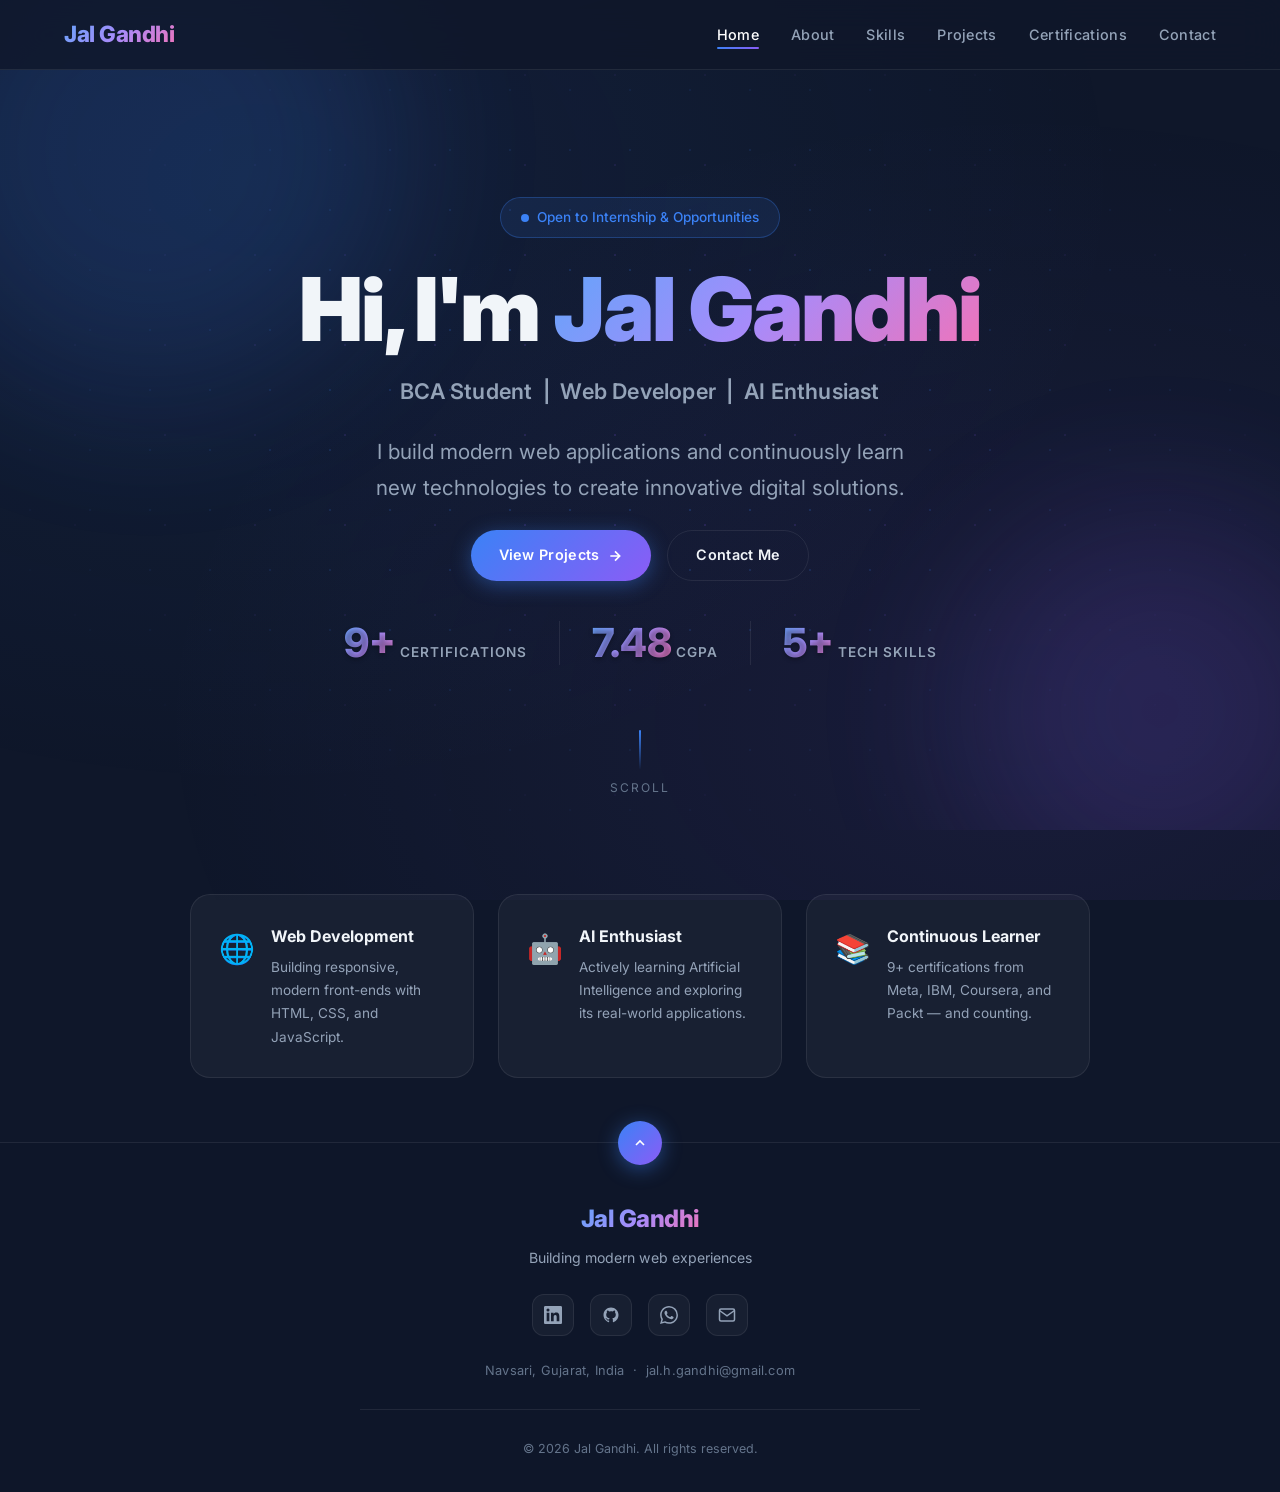
<file: index.html>
<!DOCTYPE html>
<html lang="en">

<head>
  <meta charset="UTF-8" />
  <meta name="viewport" content="width=device-width, initial-scale=1.0" />
  <title>Jal Gandhi — Portfolio</title>
  <meta name="description" content="Jal Gandhi — BCA Student, Web Developer & AI Enthusiast from Navsari, Gujarat." />
  <link rel="stylesheet" href="style.css" />
  <link rel="preconnect" href="https://fonts.googleapis.com" />
  <link rel="preconnect" href="https://fonts.gstatic.com" crossorigin />
  <style>
    .hero-dots {
      position: absolute;
      inset: 0;
      pointer-events: none;
      z-index: 0;
      opacity: 0.4;
      background-image:
        radial-gradient(circle, rgba(59, 130, 246, 0.5) 1px, transparent 1px),
        radial-gradient(circle, rgba(139, 92, 246, 0.4) 1px, transparent 1px);
      background-size: 60px 60px, 90px 90px;
      background-position: 0 0, 30px 30px;
      mask-image: radial-gradient(ellipse at 50% 50%, black 20%, transparent 80%);
    }

    .typed-cursor {
      display: inline-block;
      animation: blink 0.8s step-end infinite;
      color: var(--accent-blue);
    }

    @keyframes blink {

      0%,
      100% {
        opacity: 1
      }

      50% {
        opacity: 0
      }
    }
  </style>
</head>

<body>

  <div class="cursor" id="cursor"></div>
  <div class="cursor-ring" id="cursorRing"></div>
  <div class="page-overlay"></div>

  <!-- NAVBAR -->
  <nav class="navbar" id="navbar">
    <a class="nav-logo" href="index.html">Jal Gandhi</a>
    <ul class="nav-links">
      <li><a class="nav-link" href="index.html">Home</a></li>
      <li><a class="nav-link" href="about.html">About</a></li>
      <li><a class="nav-link" href="skills.html">Skills</a></li>
      <li><a class="nav-link" href="projects.html">Projects</a></li>
      <li><a class="nav-link" href="certification.html">Certifications</a></li>
      <li><a class="nav-link" href="contact.html">Contact</a></li>
    </ul>
    <div class="hamburger" id="hamburger" aria-label="Toggle menu">
      <span></span><span></span><span></span>
    </div>
  </nav>

  <div class="mobile-menu" id="mobileMenu">
    <a class="nav-link" href="index.html">Home</a>
    <a class="nav-link" href="about.html">About</a>
    <a class="nav-link" href="skills.html">Skills</a>
    <a class="nav-link" href="projects.html">Projects</a>
    <a class="nav-link" href="certification.html">Certifications</a>
    <a class="nav-link" href="contact.html">Contact</a>
  </div>

  <main class="page-wrapper" style="padding-top: 0;">

    <!-- HERO -->
    <section class="hero">
      
      <div class="hero-dots"></div>

      <div class="blob blob-blue" style="width:500px;height:500px;top:-100px;left:-100px;"></div>
      <div class="blob blob-purple" style="width:400px;height:400px;bottom:-80px;right:-80px;"></div>

      <div class="hero-content">
        <div class="hero-badge">
          <span class="dot"></span>
          Open to Internship &amp; Opportunities
        </div>

        <h1 class="hero-title">
          Hi, I'm <span class="gradient-text">Jal Gandhi</span> 
        </h1>

        <p style="
          font-size: clamp(1.05rem, 2.5vw, 1.35rem);
          font-weight: 600;
          color: var(--text-secondary);
          margin: -0.5rem 0 0;
          letter-spacing: 0.2px;
          animation: heroSub 0.7s 0.35s both;
        ">
          BCA Student &nbsp;|&nbsp; Web Developer &nbsp;|&nbsp; AI Enthusiast
        </p>

        <p class="hero-subtitle" style="animation: heroSub 0.7s 0.5s both;">
          I build modern web applications and continuously learn new technologies
          to create innovative digital solutions.
        </p>

        <div class="hero-cta">
          <a href="projects.html" class="btn btn-primary" id="heroProjectsBtn">
            View Projects
            <svg width="16" height="16" viewBox="0 0 24 24" fill="none" stroke="currentColor" stroke-width="2.5">
              <path d="M5 12h14M12 5l7 7-7 7" />
            </svg>
          </a>
          <a href="contact.html" class="btn btn-outline" id="heroContactBtn">Contact Me</a>
        </div>

        <div class="hero-stats">
          <div class="stat-item">
            <span class="stat-num">9+</span>
            <span class="stat-label">Certifications</span>
          </div>
          <div class="stat-item"
            style="border-left:1px solid var(--border-glass);border-right:1px solid var(--border-glass);padding:0 2rem;">
            <span class="stat-num">7.48</span>
            <span class="stat-label">CGPA</span>
          </div>
          <div class="stat-item">
            <span class="stat-num">5+</span>
            <span class="stat-label">Tech Skills</span>
          </div>
        </div>
      </div>

      <div class="hero-scroll">
        <div class="scroll-bar"></div>
        <span>Scroll</span>
      </div>
    </section>

    <!-- QUICK CARDS -->
    <section style="padding: 4rem 5%; position: relative; z-index: 1;">
      <div style="
        max-width: 900px;
        margin: 0 auto;
        display: grid;
        grid-template-columns: repeat(auto-fit, minmax(260px, 1fr));
        gap: 1.5rem;
      ">
        <div class="glass-card reveal" style="padding: 1.75rem; display:flex; gap:1rem; align-items:flex-start;">
          <div style="font-size:1.8rem; margin-top:2px;">🌐</div>
          <div>
            <h3 style="font-size:1rem;font-weight:700;margin-bottom:6px;">Web Development</h3>
            <p style="font-size:0.85rem;color:var(--text-secondary);line-height:1.7;">Building responsive, modern
              front-ends with HTML, CSS, and JavaScript.</p>
          </div>
        </div>
        <div class="glass-card reveal" style="padding: 1.75rem; display:flex; gap:1rem; align-items:flex-start;">
          <div style="font-size:1.8rem; margin-top:2px;">🤖</div>
          <div>
            <h3 style="font-size:1rem;font-weight:700;margin-bottom:6px;">AI Enthusiast</h3>
            <p style="font-size:0.85rem;color:var(--text-secondary);line-height:1.7;">Actively learning Artificial
              Intelligence and exploring its real-world applications.</p>
          </div>
        </div>
        <div class="glass-card reveal" style="padding: 1.75rem; display:flex; gap:1rem; align-items:flex-start;">
          <div style="font-size:1.8rem; margin-top:2px;">📚</div>
          <div>
            <h3 style="font-size:1rem;font-weight:700;margin-bottom:6px;">Continuous Learner</h3>
            <p style="font-size:0.85rem;color:var(--text-secondary);line-height:1.7;">9+ certifications from Meta, IBM,
              Coursera, and Packt — and counting.</p>
          </div>
        </div>
      </div>
    </section>

  </main>

  <footer class="footer">

    <!-- Back to Top -->
    <button class="back-to-top" id="backToTop" aria-label="Back to top">
      <svg width="16" height="16" viewBox="0 0 24 24" fill="none" stroke="currentColor" stroke-width="2.5">
        <path d="M18 15l-6-6-6 6" />
      </svg>
    </button>

    <div class="footer-content">

      <!-- 1. Identity -->
      <div class="footer-identity">
        <div class="footer-logo">Jal Gandhi</div>
        <p class="footer-tagline">Building modern web experiences</p>
      </div>

      <!-- 2. Social Links -->
      <div class="social-icons">
        <a class="social-icon" href="https://www.linkedin.com/in/jal-gandhi-28a875350/" target="_blank" rel="noopener"
          aria-label="LinkedIn" id="footerLinkedin">
          <svg width="18" height="18" viewBox="0 0 24 24" fill="currentColor">
            <path
              d="M20.447 20.452h-3.554v-5.569c0-1.328-.027-3.037-1.852-3.037-1.853 0-2.136 1.445-2.136 2.939v5.667H9.351V9h3.414v1.561h.046c.477-.9 1.637-1.85 3.37-1.85 3.601 0 4.267 2.37 4.267 5.455v6.286zM5.337 7.433a2.062 2.062 0 01-2.063-2.065 2.064 2.064 0 112.063 2.065zm1.782 13.019H3.555V9h3.564v11.452zM22.225 0H1.771C.792 0 0 .774 0 1.729v20.542C0 23.227.792 24 1.771 24h20.451C23.2 24 24 23.227 24 22.271V1.729C24 .774 23.2 0 22.222 0h.003z" />
          </svg>
        </a>
        <a class="social-icon github" href="https://github.com/jalgandhi-dev" target="_blank" rel="noopener"
          aria-label="GitHub" id="footerGithub">
          <svg width="18" height="18" viewBox="0 0 24 24" fill="currentColor">
            <path
              d="M12 2C6.477 2 2 6.484 2 12.017c0 4.425 2.865 8.18 6.839 9.504.5.092.682-.217.682-.483 0-.237-.008-.868-.013-1.703-2.782.605-3.369-1.343-3.369-1.343-.454-1.158-1.11-1.466-1.11-1.466-.908-.62.069-.608.069-.608 1.003.07 1.531 1.032 1.531 1.032.892 1.53 2.341 1.088 2.91.832.092-.647.35-1.088.636-1.338-2.22-.253-4.555-1.113-4.555-4.951 0-1.093.39-1.988 1.029-2.688-.103-.253-.446-1.272.098-2.65 0 0 .84-.27 2.75 1.026A9.564 9.564 0 0112 6.844c.85.004 1.705.115 2.504.337 1.909-1.296 2.747-1.027 2.747-1.027.546 1.379.202 2.398.1 2.651.64.7 1.028 1.595 1.028 2.688 0 3.848-2.339 4.695-4.566 4.943.359.309.678.92.678 1.855 0 1.338-.012 2.419-.012 2.747 0 .268.18.58.688.482A10.019 10.019 0 0022 12.017C22 6.484 17.522 2 12 2z" />
          </svg>
        </a>
        <a class="social-icon whatsapp" href="https://wa.me/917859992722" target="_blank" rel="noopener"
          aria-label="WhatsApp" id="footerWhatsapp">
          <svg width="18" height="18" viewBox="0 0 24 24" fill="currentColor">
            <path
              d="M17.472 14.382c-.297-.149-1.758-.867-2.03-.967-.273-.099-.471-.148-.67.15-.197.297-.767.966-.94 1.164-.173.199-.347.223-.644.075-.297-.15-1.255-.463-2.39-1.475-.883-.788-1.48-1.761-1.653-2.059-.173-.297-.018-.458.13-.606.134-.133.298-.347.446-.52.149-.174.198-.298.298-.497.099-.198.05-.371-.025-.52-.075-.149-.669-1.612-.916-2.207-.242-.579-.487-.5-.669-.51-.173-.008-.371-.01-.57-.01-.198 0-.52.074-.792.372-.272.297-1.04 1.016-1.04 2.479 0 1.462 1.065 2.875 1.213 3.074.149.198 2.096 3.2 5.077 4.487.709.306 1.262.489 1.694.625.712.227 1.36.195 1.871.118.571-.085 1.758-.719 2.006-1.413.248-.694.248-1.289.173-1.413-.074-.124-.272-.198-.57-.347m-5.421 7.403h-.004a9.87 9.87 0 01-5.031-1.378l-.361-.214-3.741.982.998-3.648-.235-.374a9.86 9.86 0 01-1.51-5.26c.001-5.45 4.436-9.884 9.888-9.884 2.64 0 5.122 1.03 6.988 2.898a9.825 9.825 0 012.893 6.994c-.003 5.45-4.437 9.884-9.885 9.884m8.413-18.297A11.815 11.815 0 0012.05 0C5.495 0 .16 5.335.157 11.892c0 2.096.547 4.142 1.588 5.945L.057 24l6.305-1.654a11.882 11.882 0 005.683 1.448h.005c6.554 0 11.89-5.335 11.893-11.893a11.821 11.821 0 00-3.48-8.413z" />
          </svg>
        </a>
        <a class="social-icon" href="mailto:jal.h.gandhi@gmail.com" aria-label="Email" id="footerEmail">
          <svg width="18" height="18" viewBox="0 0 24 24" fill="none" stroke="currentColor" stroke-width="2">
            <path d="M4 4h16c1.1 0 2 .9 2 2v12c0 1.1-.9 2-2 2H4c-1.1 0-2-.9-2-2V6c0-1.1.9-2 2-2z" />
            <polyline points="22,6 12,13 2,6" />
          </svg>
        </a>
      </div>

      <!-- 3. Subtle Info -->
      <p class="footer-info"> Navsari, Gujarat, India &nbsp;·&nbsp; jal.h.gandhi@gmail.com</p>

      <!-- 4. Divider -->
      <div class="footer-divider"></div>

      <!-- 5. Copyright -->
      <p class="footer-copy">© 2026 Jal Gandhi. All rights reserved.</p>

    </div>
  </footer>

  <script src="script.js"></script>
</body>

</html>
</file>
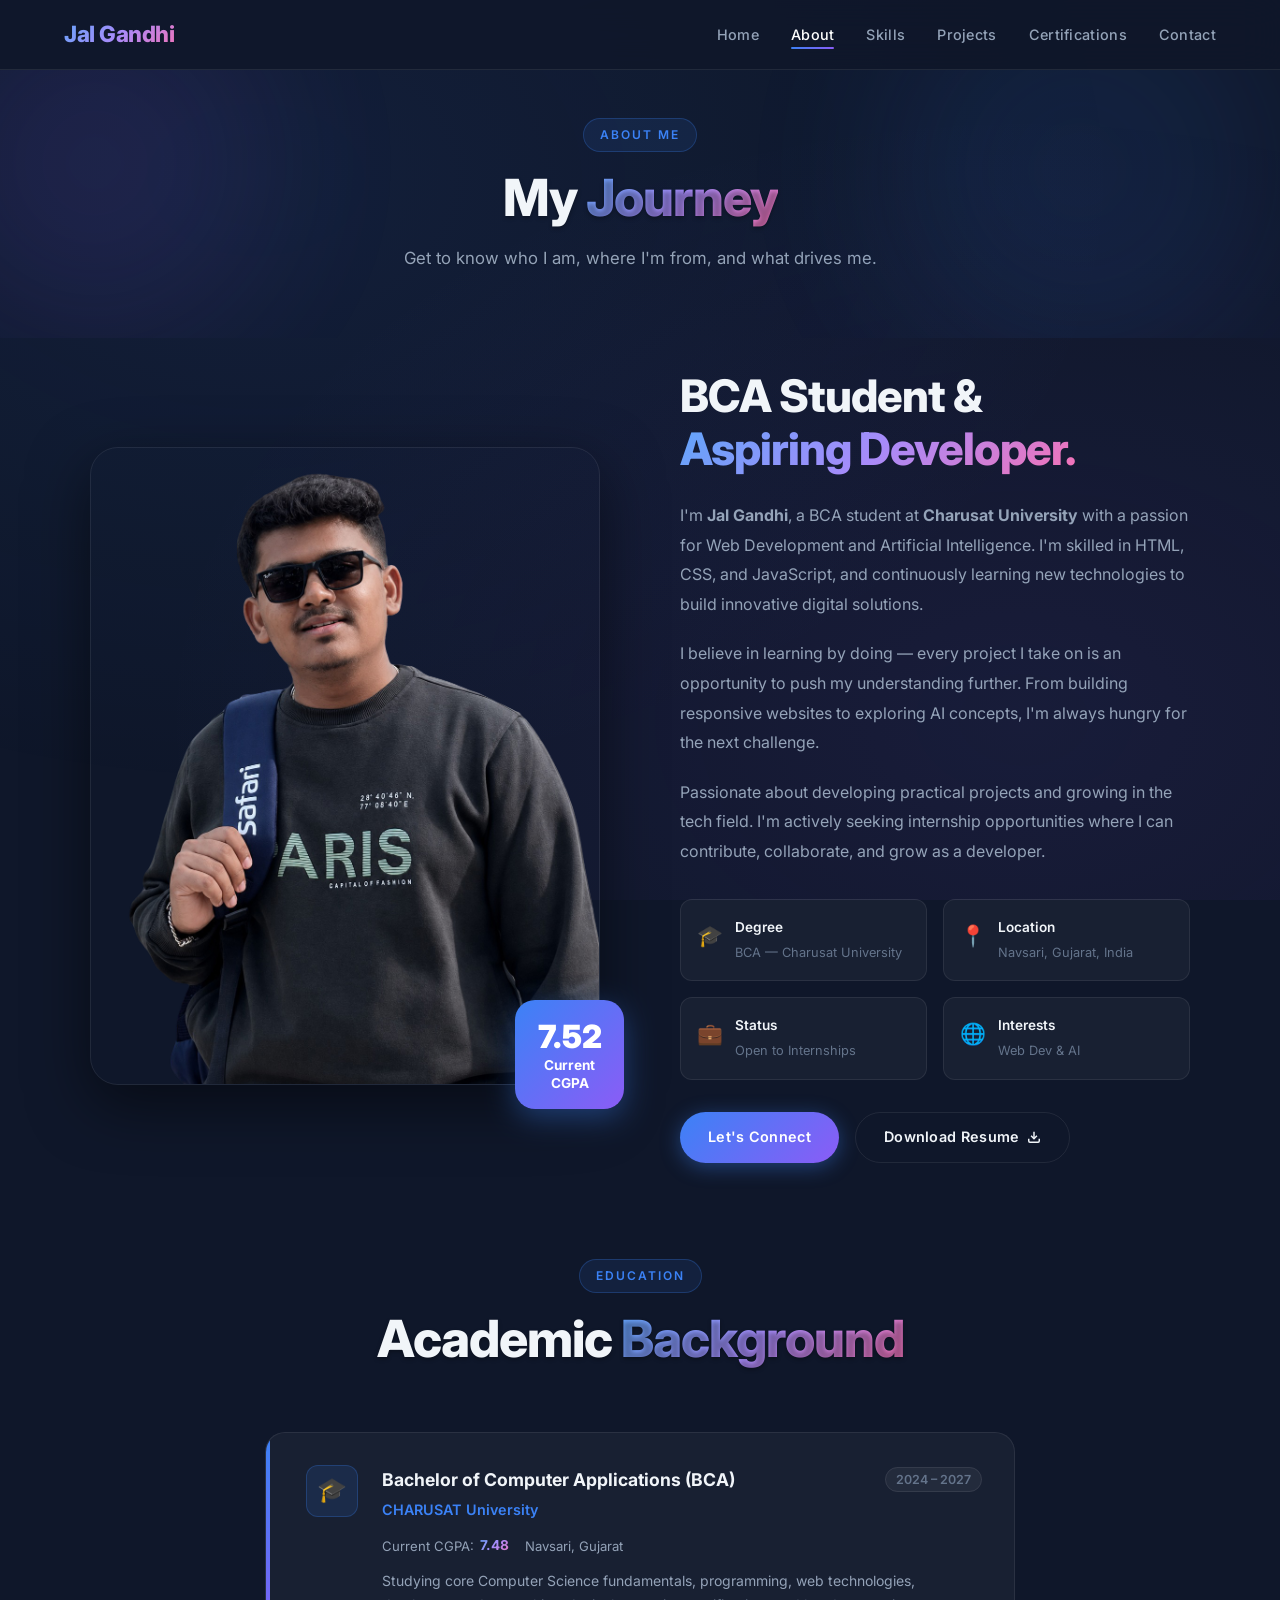
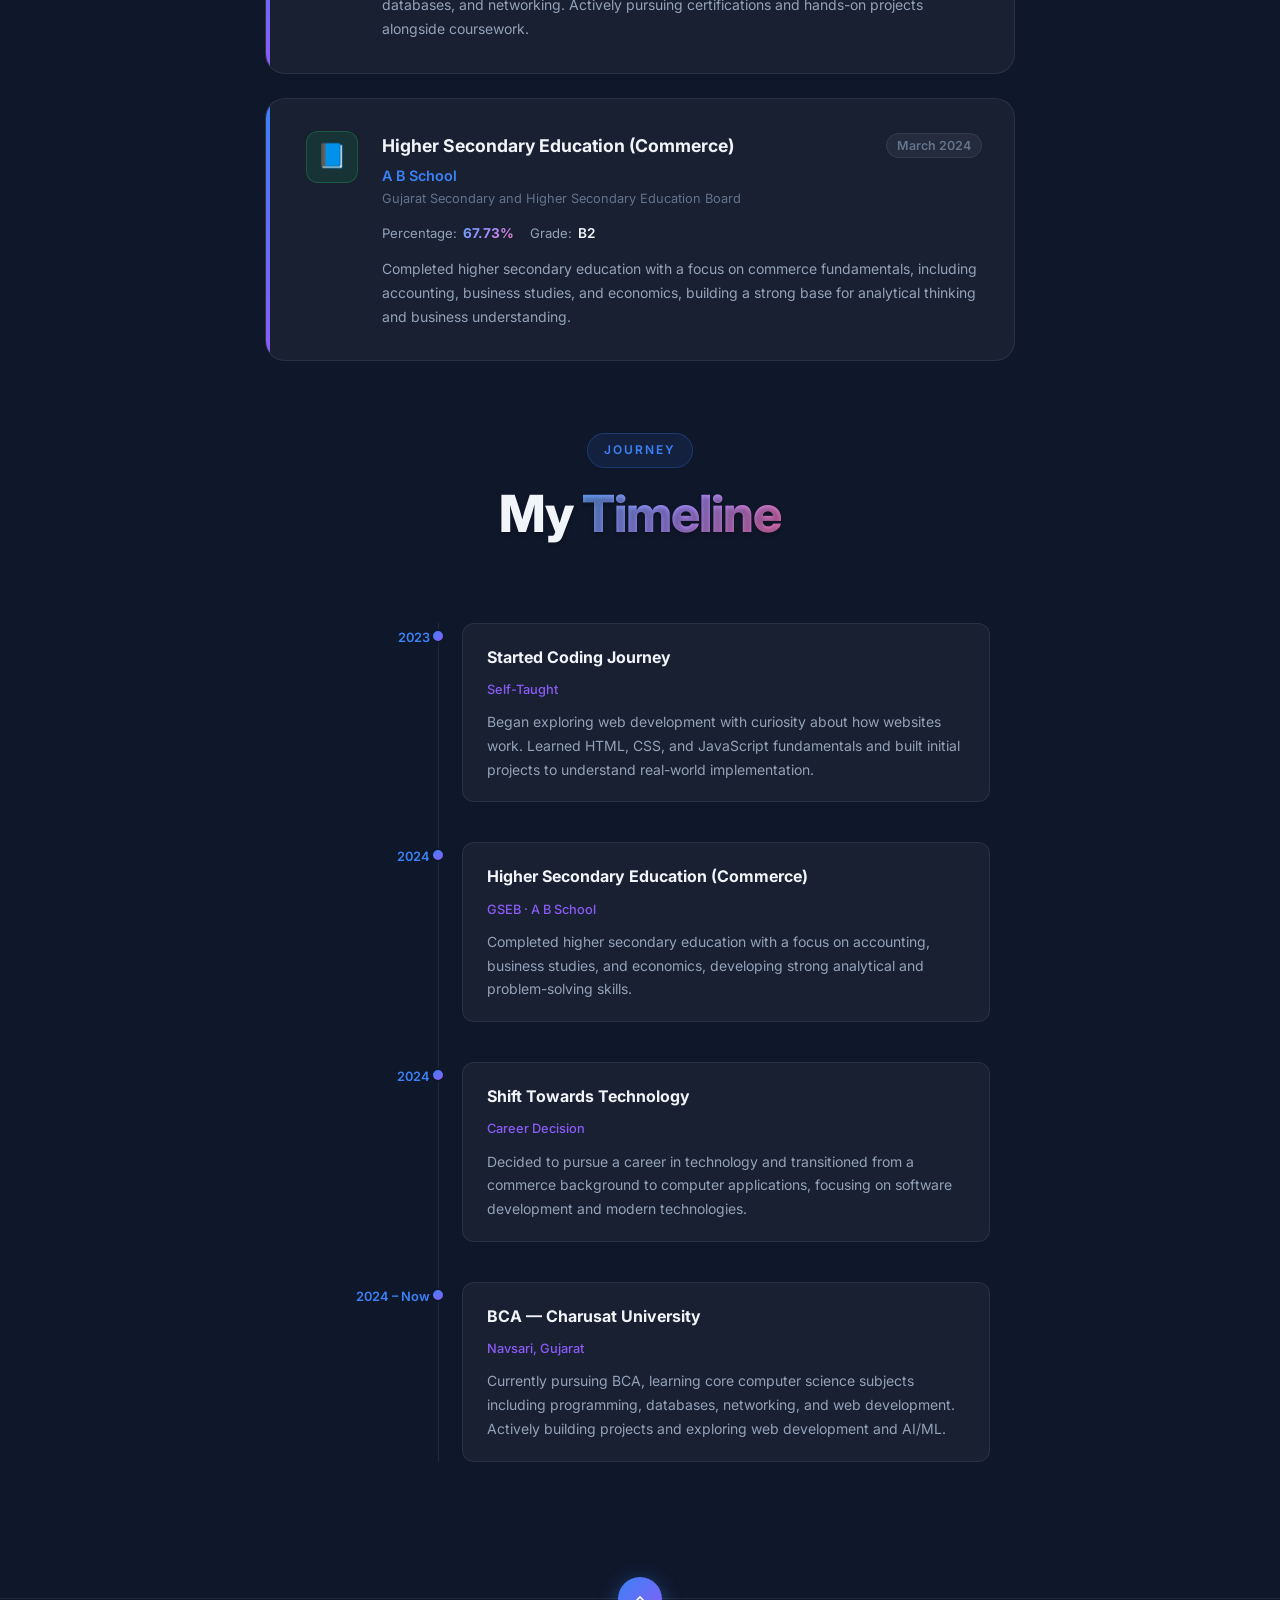
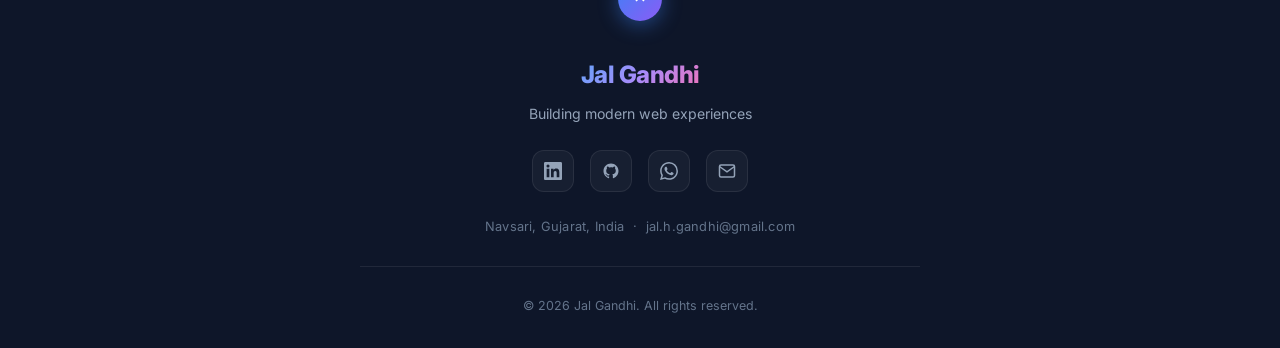
<file: about.html>
<!DOCTYPE html>
<html lang="en">

<head>
  <meta charset="UTF-8" />
  <meta name="viewport" content="width=device-width, initial-scale=1.0" />
  <title>About — Jal Gandhi</title>
  <meta name="description"
    content="About Jal Gandhi — BCA student at Charusat University, web developer and AI enthusiast from Navsari, Gujarat." />
  <link rel="stylesheet" href="style.css" />
  <link rel="preconnect" href="https://fonts.googleapis.com" />
  <link rel="preconnect" href="https://fonts.gstatic.com" crossorigin />
</head>

<body>

  <div class="cursor" id="cursor"></div>
  <div class="cursor-ring" id="cursorRing"></div>
  <div class="page-overlay"></div>

  <!-- NAVBAR -->
  <nav class="navbar" id="navbar">
    <a class="nav-logo" href="index.html">Jal Gandhi</a>
    <ul class="nav-links">
      <li><a class="nav-link" href="index.html">Home</a></li>
      <li><a class="nav-link" href="about.html">About</a></li>
      <li><a class="nav-link" href="skills.html">Skills</a></li>
      <li><a class="nav-link" href="projects.html">Projects</a></li>
      <li><a class="nav-link" href="certification.html">Certifications</a></li>
      <li><a class="nav-link" href="contact.html">Contact</a></li>
    </ul>
    <div class="hamburger" id="hamburger" aria-label="Toggle menu">
      <span></span><span></span><span></span>
    </div>
  </nav>

  <div class="mobile-menu" id="mobileMenu">
    <a class="nav-link" href="index.html">Home</a>
    <a class="nav-link" href="about.html">About</a>
    <a class="nav-link" href="skills.html">Skills</a>
    <a class="nav-link" href="projects.html">Projects</a>
    <a class="nav-link" href="certification.html">Certifications</a>
    <a class="nav-link" href="contact.html">Contact</a>
  </div>

  <main class="page-wrapper">

    <!-- PAGE HEADER -->
    <div style="padding: 3rem 5% 0; text-align:center; position:relative; overflow:hidden;">
      <div class="blob blob-blue" style="width:400px;height:400px;top:-100px;right:0;opacity:0.1;"></div>
      <div class="blob blob-purple" style="width:350px;height:350px;bottom:0;left:-80px;opacity:0.1;"></div>
      <div class="section-header">
        <div class="section-tag">About Me</div>
        <h1 class="section-title">My <span class="gradient-text">Journey</span></h1>
        <p class="section-subtitle">Get to know who I am, where I'm from, and what drives me.</p>
      </div>
    </div>

    <!-- ABOUT SPLIT -->
    <section class="about-section" style="padding-top: 2rem;">
      <div class="about-grid">

        <!-- Image Side -->
        <div class="about-image-wrap reveal-left">

          <div class="about-img-frame">
            <!--
              Replace src with your own portrait photo.
              Recommended: 600 × 750 px (4:5 portrait ratio).
            -->
            <img src="Photos/About Pic.png" alt="Jal Gandhi — profile photo" width="600" height="750"
              style="object-fit: cover; width: 100%; height: 100%; object-position: top center;" />
          </div>
          <div class="about-img-badge">
            <span class="num">7.52</span>
            Current<br />CGPA
          </div>
        </div>

        <!-- Text Side -->
        <div class="about-text reveal-right">
          <h2>BCA Student &amp;<br /><span class="gradient-text">Aspiring Developer.</span></h2>

          <p>
            I'm <strong>Jal Gandhi</strong>, a BCA student at <strong>Charusat University</strong>
            with a passion for Web Development and Artificial Intelligence. I'm skilled in HTML,
            CSS, and JavaScript, and continuously learning new technologies to build innovative
            digital solutions. 
          </p>

          <p>
            I believe in learning by doing — every project I take on is an opportunity
            to push my understanding further. From building responsive websites to exploring
            AI concepts, I'm always hungry for the next challenge.
          </p>

          <p>
            Passionate about developing practical projects and growing in the tech field.
            I'm actively seeking internship opportunities where I can contribute, collaborate,
            and grow as a developer.
          </p>

          <div class="about-highlights" data-stagger="0.08">
            <div class="highlight-item">
              <span class="highlight-icon">🎓</span>
              <div>
                <h4>Degree</h4>
                <p>BCA — Charusat University</p>
              </div>
            </div>
            <div class="highlight-item">
              <span class="highlight-icon">📍</span>
              <div>
                <h4>Location</h4>
                <p>Navsari, Gujarat, India</p>
              </div>
            </div>
            <div class="highlight-item">
              <span class="highlight-icon">💼</span>
              <div>
                <h4>Status</h4>
                <p>Open to Internships</p>
              </div>
            </div>
            <div class="highlight-item">
              <span class="highlight-icon">🌐</span>
              <div>
                <h4>Interests</h4>
                <p>Web Dev &amp; AI</p>
              </div>
            </div>
          </div>

          <div style="display:flex; gap:1rem; flex-wrap:wrap; margin-top:0.5rem;">
            <a href="contact.html" class="btn btn-primary" id="aboutContactBtn">Let's Connect</a>
            <!--
              Replace "resume.pdf" with the path to your actual resume file.
            -->
            <a href="Resume/CV.pdf" class="btn btn-outline" id="aboutResumeBtn" download>
              Download Resume
              <svg width="14" height="14" viewBox="0 0 24 24" fill="none" stroke="currentColor" stroke-width="2.5">
                <path d="M21 15v4a2 2 0 01-2 2H5a2 2 0 01-2-2v-4" />
                <polyline points="7 10 12 15 17 10" />
                <line x1="12" y1="15" x2="12" y2="3" />
              </svg>
            </a>
          </div>
        </div>
      </div>
    </section>

    <!-- EDUCATION SECTION -->
    <section style="padding: 0 5% 3rem; position:relative; z-index:1;">
      <div class="section-header reveal">
        <div class="section-tag">Education</div>
        <h2 class="section-title">Academic <span class="gradient-text">Background</span></h2>
      </div>

      <div style="max-width: 750px; margin: 0 auto;">

        <!-- BCA -->
        <div class="glass-card reveal"
          style="padding: 2rem 2rem 2rem 2.5rem; margin-bottom: 1.5rem; display:flex; gap:1.5rem; align-items:flex-start; position:relative; overflow:hidden;">
          <div
            style="position:absolute;left:0;top:0;bottom:0;width:4px;background:var(--gradient);border-radius:0 2px 2px 0;">
          </div>
          <div style="
            width: 52px; height: 52px; border-radius: var(--radius-md);
            background: rgba(59,130,246,0.12); border: 1px solid rgba(59,130,246,0.25);
            display:flex; align-items:center; justify-content:center;
            font-size:1.5rem; flex-shrink:0;
          ">🎓</div>
          <div style="flex:1;">
            <div style="display:flex;justify-content:space-between;align-items:flex-start;flex-wrap:wrap;gap:8px;">
              <div>
                <h3 style="font-size:1.1rem;font-weight:700;margin-bottom:3px;">Bachelor of Computer Applications (BCA)
                </h3>
                <p style="font-size:0.9rem;color:var(--accent-blue);font-weight:600;">CHARUSAT University</p>
              </div>
              <div style="text-align:right;">
                <span style="
                  font-size:0.78rem;font-weight:600;color:var(--text-muted);
                  background:rgba(255,255,255,0.05);border:1px solid var(--border-glass);
                  padding:4px 10px;border-radius:var(--radius-full);
                ">2024 – 2027</span>
              </div>
            </div>
            <div style="margin-top: 0.75rem; display:flex; gap:1rem; flex-wrap:wrap;">
              <div style="display:flex;align-items:center;gap:6px;">
                <span style="font-size:0.82rem;color:var(--text-secondary);">Current CGPA:</span>
                <span style="
                  font-size:0.85rem;font-weight:700;
                  background:var(--gradient-text);-webkit-background-clip:text;
                  -webkit-text-fill-color:transparent;background-clip:text;
                ">7.48</span>
              </div>
              <div style="display:flex;align-items:center;gap:6px;">
                <span style="font-size:0.82rem;color:var(--text-secondary);">Navsari, Gujarat</span>
              </div>
            </div>
            <p style="font-size:0.875rem;color:var(--text-secondary);margin-top:0.75rem;line-height:1.7;">
              Studying core Computer Science fundamentals, programming, web technologies,
              databases, and networking. Actively pursuing certifications and hands-on projects
              alongside coursework.
            </p>
          </div>
        </div>

      </div>

      <div style="max-width: 750px; margin: 0 auto;">

        <!-- HSC -->
        <div class="glass-card reveal"
          style="padding: 2rem 2rem 2rem 2.5rem; margin-bottom: 1.5rem; display:flex; gap:1.5rem; align-items:flex-start; position:relative; overflow:hidden;">

          <div
            style="position:absolute;left:0;top:0;bottom:0;width:4px;background:var(--gradient);border-radius:0 2px 2px 0;">
          </div>

          <div style="
      width: 52px; height: 52px; border-radius: var(--radius-md);
      background: rgba(34,197,94,0.12); border: 1px solid rgba(34,197,94,0.25);
      display:flex; align-items:center; justify-content:center;
      font-size:1.5rem; flex-shrink:0;
    ">📘</div>

          <div style="flex:1;">
            <div style="display:flex;justify-content:space-between;align-items:flex-start;flex-wrap:wrap;gap:8px;">

              <div>
                <h3 style="font-size:1.1rem;font-weight:700;margin-bottom:3px;">
                  Higher Secondary Education (Commerce)
                </h3>
                <p style="font-size:0.9rem;color:var(--accent-blue);font-weight:600;">
                  A B School
                </p>
                <p style="font-size:0.8rem;color:var(--text-muted);">
                  Gujarat Secondary and Higher Secondary Education Board
                </p>
              </div>

              <div style="text-align:right;">
                <span style="
            font-size:0.78rem;font-weight:600;color:var(--text-muted);
            background:rgba(255,255,255,0.05);border:1px solid var(--border-glass);
            padding:4px 10px;border-radius:var(--radius-full);
          ">March 2024</span>
              </div>

            </div>

            <div style="margin-top: 0.75rem; display:flex; gap:1rem; flex-wrap:wrap;">

              <div style="display:flex;align-items:center;gap:6px;">
                <span style="font-size:0.82rem;color:var(--text-secondary);">Percentage:</span>
                <span style="
            font-size:0.85rem;font-weight:700;
            background:var(--gradient-text);-webkit-background-clip:text;
            -webkit-text-fill-color:transparent;background-clip:text;
          ">67.73%</span>
              </div>

              <div style="display:flex;align-items:center;gap:6px;">
                <span style="font-size:0.82rem;color:var(--text-secondary);">Grade:</span>
                <span style="font-size:0.85rem;font-weight:600;color:var(--text-primary);">
                  B2
                </span>
              </div>

            </div>

            <p style="font-size:0.875rem;color:var(--text-secondary);margin-top:0.75rem;line-height:1.7;">
              Completed higher secondary education with a focus on commerce fundamentals,
              including accounting, business studies, and economics, building a strong base
              for analytical thinking and business understanding.
            </p>

          </div>
        </div>

      </div>
    </section>
    <!-- TIMELINE -->
    <section style="padding: 0 5% 6rem; position:relative; z-index:1;">
      <div class="section-header reveal">
        <div class="section-tag">Journey</div>
        <h2 class="section-title">My <span class="gradient-text">Timeline</span></h2>
      </div>

      <div class="timeline">

        <!-- 2023 -->
        <div class="timeline-item reveal">
          <div class="timeline-year">2023</div>
          <div class="timeline-dot"></div>
          <div class="timeline-content">
            <h4>Started Coding Journey</h4>
            <span>Self-Taught</span>
            <p>
              Began exploring web development with curiosity about how websites work.
              Learned HTML, CSS, and JavaScript fundamentals and built initial projects
              to understand real-world implementation.
            </p>
          </div>
        </div>

        <!-- 2024 HSC -->
        <div class="timeline-item reveal">
          <div class="timeline-year">2024</div>
          <div class="timeline-dot"></div>
          <div class="timeline-content">
            <h4>Higher Secondary Education (Commerce)</h4>
            <span>GSEB · A B School</span>
            <p>
              Completed higher secondary education with a focus on accounting,
              business studies, and economics, developing strong analytical and
              problem-solving skills.
            </p>
          </div>
        </div>

        <!-- 2024 Transition -->
        <div class="timeline-item reveal">
          <div class="timeline-year">2024</div>
          <div class="timeline-dot"></div>
          <div class="timeline-content">
            <h4>Shift Towards Technology</h4>
            <span>Career Decision</span>
            <p>
              Decided to pursue a career in technology and transitioned from a
              commerce background to computer applications, focusing on software
              development and modern technologies.
            </p>
          </div>
        </div>

        <!-- 2024 - Present -->
        <div class="timeline-item reveal">
          <div class="timeline-year">2024 – Now</div>
          <div class="timeline-dot"></div>
          <div class="timeline-content">
            <h4>BCA — Charusat University</h4>
            <span>Navsari, Gujarat</span>
            <p>
              Currently pursuing BCA, learning core computer science subjects including
              programming, databases, networking, and web development. Actively building
              projects and exploring web development and AI/ML.
            </p>
          </div>
        </div>

      </div>
    </section>

  </main>

  <footer class="footer">

    <!-- Back to Top -->
    <button class="back-to-top" id="backToTop" aria-label="Back to top">
      <svg width="16" height="16" viewBox="0 0 24 24" fill="none" stroke="currentColor" stroke-width="2.5">
        <path d="M18 15l-6-6-6 6" />
      </svg>
    </button>

    <div class="footer-content">

      <!-- 1. Identity -->
      <div class="footer-identity">
        <div class="footer-logo">Jal Gandhi</div>
        <p class="footer-tagline">Building modern web experiences </p>
      </div>

      <!-- 2. Social Links -->
      <div class="social-icons">
        <a class="social-icon" href="https://www.linkedin.com/in/jal-gandhi-28a875350/" target="_blank" rel="noopener"
          aria-label="LinkedIn" id="footerLinkedin">
          <svg width="18" height="18" viewBox="0 0 24 24" fill="currentColor">
            <path
              d="M20.447 20.452h-3.554v-5.569c0-1.328-.027-3.037-1.852-3.037-1.853 0-2.136 1.445-2.136 2.939v5.667H9.351V9h3.414v1.561h.046c.477-.9 1.637-1.85 3.37-1.85 3.601 0 4.267 2.37 4.267 5.455v6.286zM5.337 7.433a2.062 2.062 0 01-2.063-2.065 2.064 2.064 0 112.063 2.065zm1.782 13.019H3.555V9h3.564v11.452zM22.225 0H1.771C.792 0 0 .774 0 1.729v20.542C0 23.227.792 24 1.771 24h20.451C23.2 24 24 23.227 24 22.271V1.729C24 .774 23.2 0 22.222 0h.003z" />
          </svg>
        </a>
        <a class="social-icon github" href="https://github.com/jalgandhi-dev" target="_blank" rel="noopener"
          aria-label="GitHub" id="footerGithub">
          <svg width="18" height="18" viewBox="0 0 24 24" fill="currentColor">
            <path
              d="M12 2C6.477 2 2 6.484 2 12.017c0 4.425 2.865 8.18 6.839 9.504.5.092.682-.217.682-.483 0-.237-.008-.868-.013-1.703-2.782.605-3.369-1.343-3.369-1.343-.454-1.158-1.11-1.466-1.11-1.466-.908-.62.069-.608.069-.608 1.003.07 1.531 1.032 1.531 1.032.892 1.53 2.341 1.088 2.91.832.092-.647.35-1.088.636-1.338-2.22-.253-4.555-1.113-4.555-4.951 0-1.093.39-1.988 1.029-2.688-.103-.253-.446-1.272.098-2.65 0 0 .84-.27 2.75 1.026A9.564 9.564 0 0112 6.844c.85.004 1.705.115 2.504.337 1.909-1.296 2.747-1.027 2.747-1.027.546 1.379.202 2.398.1 2.651.64.7 1.028 1.595 1.028 2.688 0 3.848-2.339 4.695-4.566 4.943.359.309.678.92.678 1.855 0 1.338-.012 2.419-.012 2.747 0 .268.18.58.688.482A10.019 10.019 0 0022 12.017C22 6.484 17.522 2 12 2z" />
          </svg>
        </a>
        <a class="social-icon whatsapp" href="https://wa.me/917859992722" target="_blank" rel="noopener"
          aria-label="WhatsApp" id="footerWhatsapp">
          <svg width="18" height="18" viewBox="0 0 24 24" fill="currentColor">
            <path
              d="M17.472 14.382c-.297-.149-1.758-.867-2.03-.967-.273-.099-.471-.148-.67.15-.197.297-.767.966-.94 1.164-.173.199-.347.223-.644.075-.297-.15-1.255-.463-2.39-1.475-.883-.788-1.48-1.761-1.653-2.059-.173-.297-.018-.458.13-.606.134-.133.298-.347.446-.52.149-.174.198-.298.298-.497.099-.198.05-.371-.025-.52-.075-.149-.669-1.612-.916-2.207-.242-.579-.487-.5-.669-.51-.173-.008-.371-.01-.57-.01-.198 0-.52.074-.792.372-.272.297-1.04 1.016-1.04 2.479 0 1.462 1.065 2.875 1.213 3.074.149.198 2.096 3.2 5.077 4.487.709.306 1.262.489 1.694.625.712.227 1.36.195 1.871.118.571-.085 1.758-.719 2.006-1.413.248-.694.248-1.289.173-1.413-.074-.124-.272-.198-.57-.347m-5.421 7.403h-.004a9.87 9.87 0 01-5.031-1.378l-.361-.214-3.741.982.998-3.648-.235-.374a9.86 9.86 0 01-1.51-5.26c.001-5.45 4.436-9.884 9.888-9.884 2.64 0 5.122 1.03 6.988 2.898a9.825 9.825 0 012.893 6.994c-.003 5.45-4.437 9.884-9.885 9.884m8.413-18.297A11.815 11.815 0 0012.05 0C5.495 0 .16 5.335.157 11.892c0 2.096.547 4.142 1.588 5.945L.057 24l6.305-1.654a11.882 11.882 0 005.683 1.448h.005c6.554 0 11.89-5.335 11.893-11.893a11.821 11.821 0 00-3.48-8.413z" />
          </svg>
        </a>
        <a class="social-icon" href="mailto:jal.h.gandhi@gmail.com" aria-label="Email" id="footerEmail">
          <svg width="18" height="18" viewBox="0 0 24 24" fill="none" stroke="currentColor" stroke-width="2">
            <path d="M4 4h16c1.1 0 2 .9 2 2v12c0 1.1-.9 2-2 2H4c-1.1 0-2-.9-2-2V6c0-1.1.9-2 2-2z" />
            <polyline points="22,6 12,13 2,6" />
          </svg>
        </a>
      </div>

      <!-- 3. Subtle Info -->
      <p class="footer-info">Navsari, Gujarat, India &nbsp;·&nbsp; jal.h.gandhi@gmail.com</p>

      <!-- 4. Divider -->
      <div class="footer-divider"></div>

      <!-- 5. Copyright -->
      <p class="footer-copy">© 2026 Jal Gandhi. All rights reserved.</p>

    </div>
  </footer>

  <script src="script.js"></script>
</body>

</html>
</file>
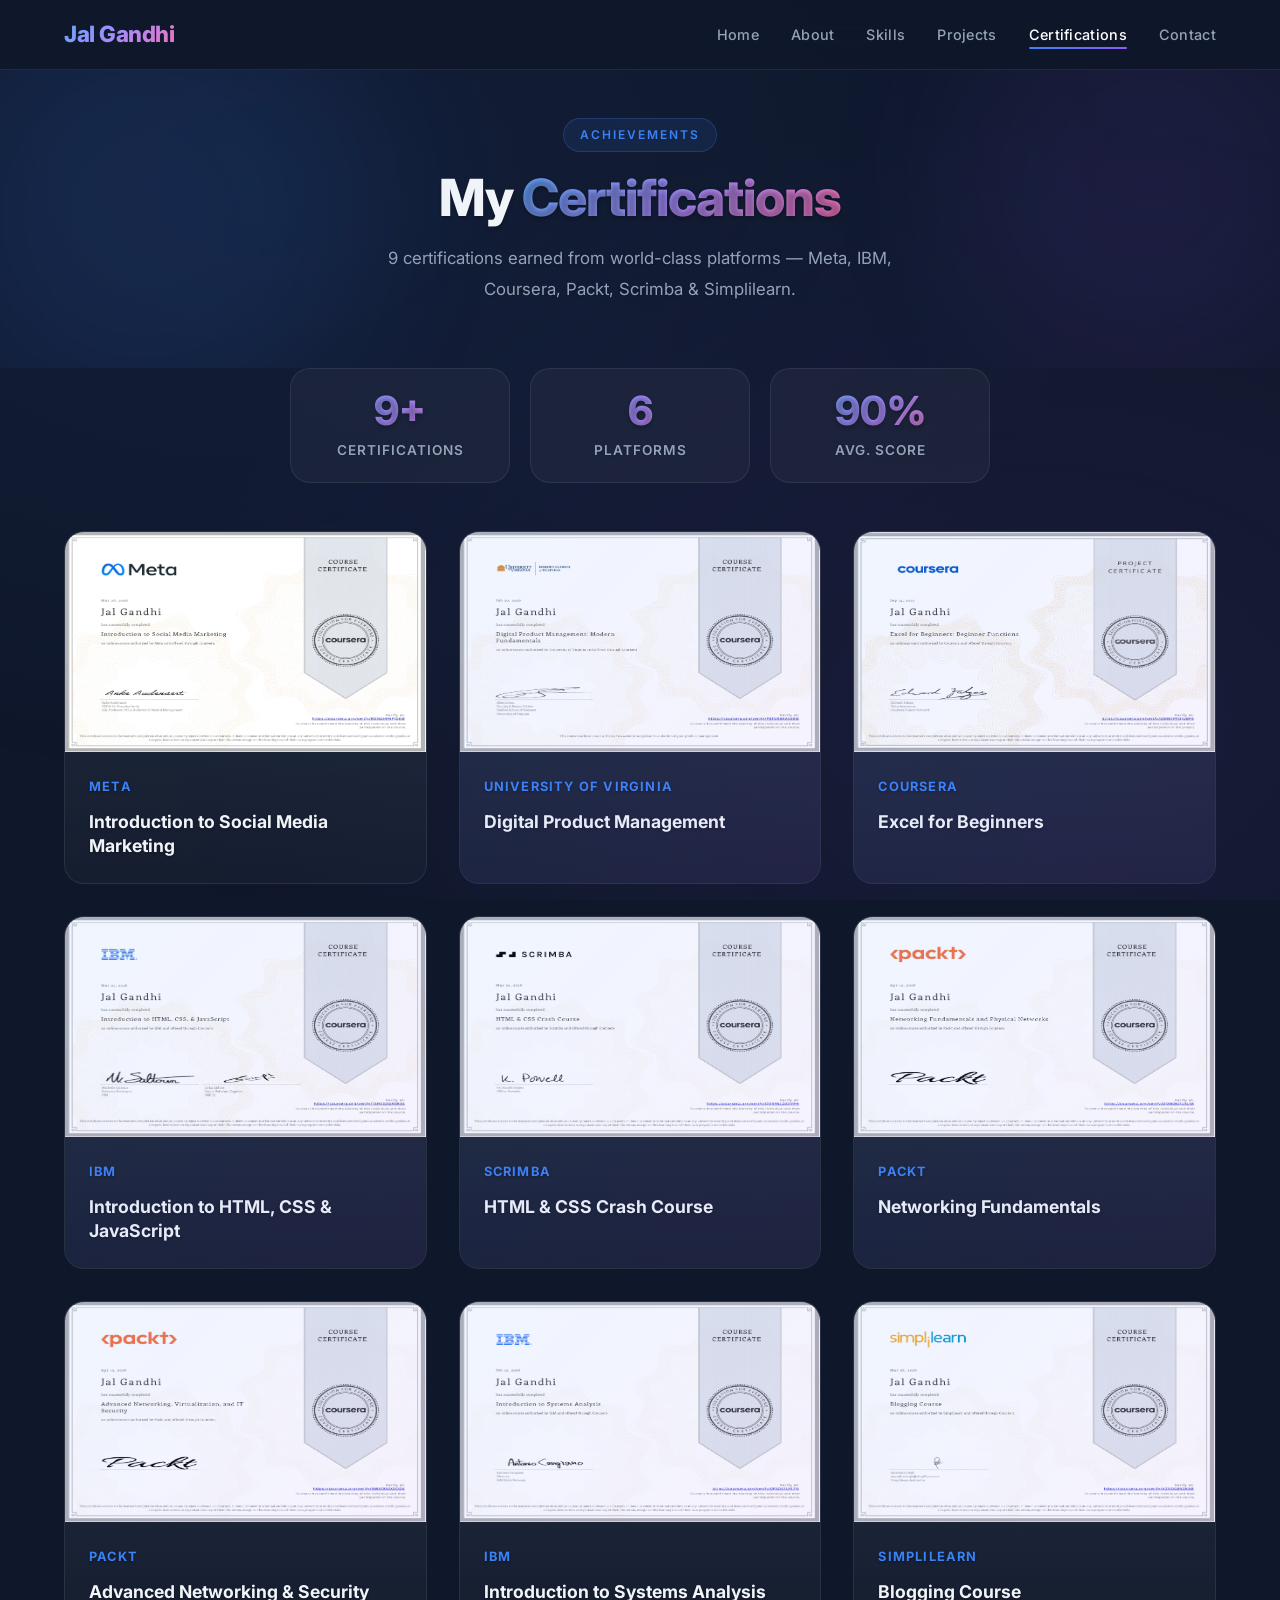
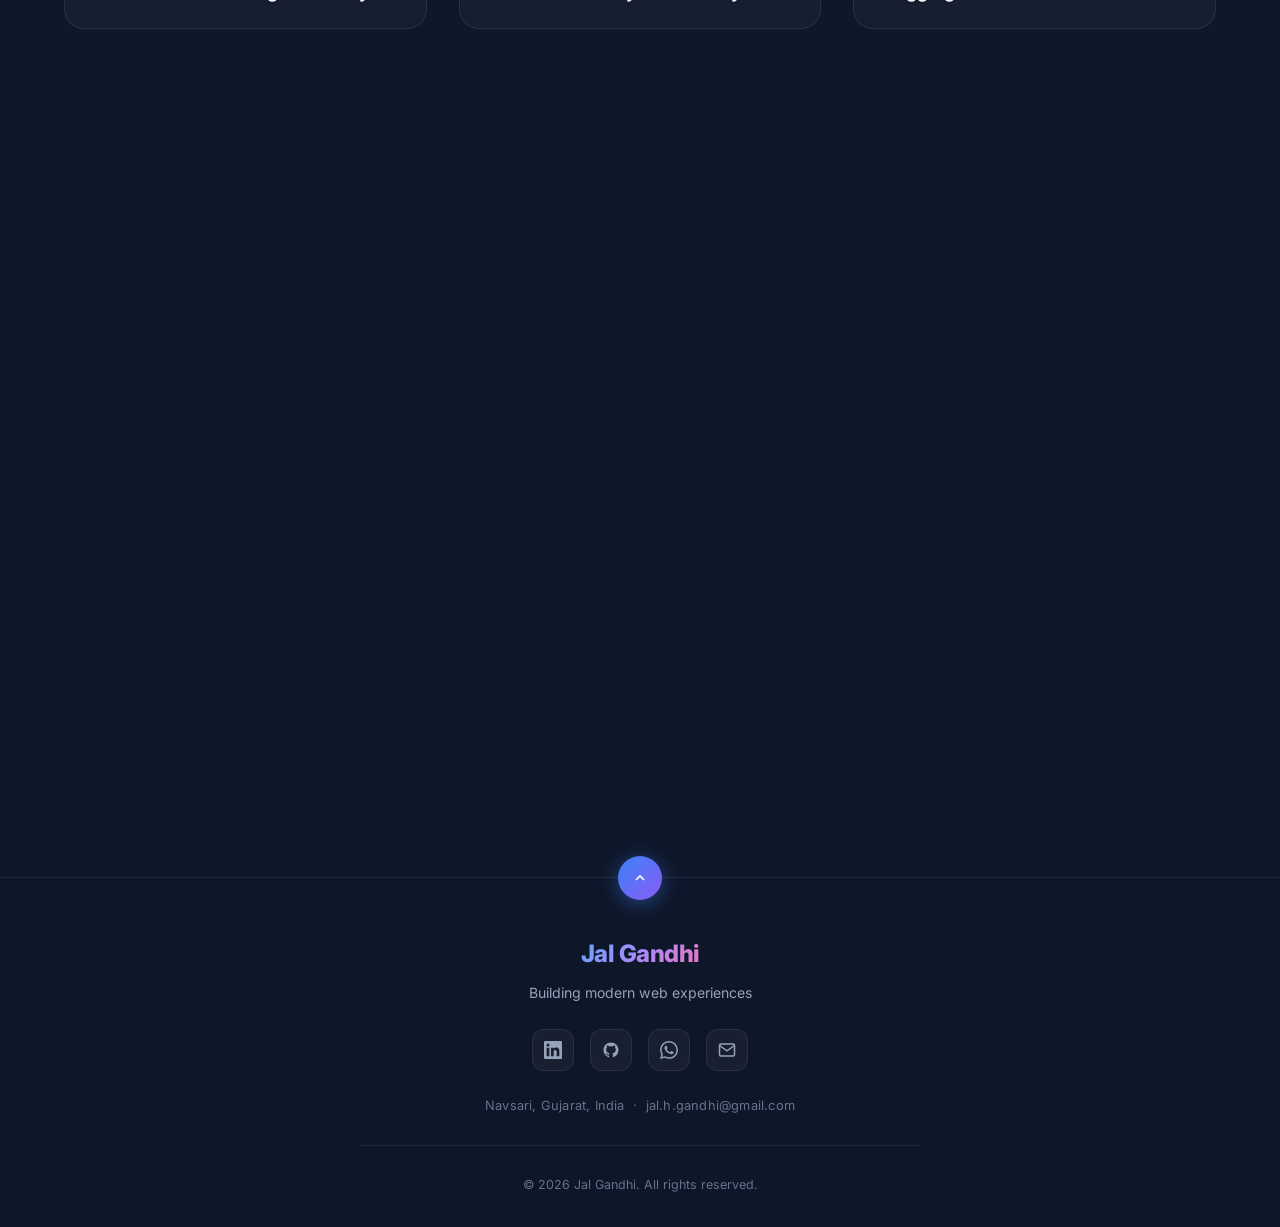
<file: certification.html>
<!DOCTYPE html>
<html lang="en">

<head>
  <meta charset="UTF-8" />
  <meta name="viewport" content="width=device-width, initial-scale=1.0" />
  <title>Certifications — Jal Gandhi</title>
  <meta name="description"
    content="Certifications earned by Jal Gandhi — Meta, IBM, Coursera, Packt, Scrimba, Simplilearn." />
  <link rel="stylesheet" href="style.css" />
  <link rel="preconnect" href="https://fonts.googleapis.com" />
  <link rel="preconnect" href="https://fonts.gstatic.com" crossorigin />
</head>

<body>

  <div class="cursor" id="cursor"></div>
  <div class="cursor-ring" id="cursorRing"></div>
  <div class="page-overlay"></div>

  <!-- NAVBAR -->
  <nav class="navbar" id="navbar">
    <a class="nav-logo" href="index.html">Jal Gandhi</a>
    <ul class="nav-links">
      <li><a class="nav-link" href="index.html">Home</a></li>
      <li><a class="nav-link" href="about.html">About</a></li>
      <li><a class="nav-link" href="skills.html">Skills</a></li>
      <li><a class="nav-link" href="projects.html">Projects</a></li>
      <li><a class="nav-link" href="certification.html">Certifications</a></li>
      <li><a class="nav-link" href="contact.html">Contact</a></li>
    </ul>
    <div class="hamburger" id="hamburger" aria-label="Toggle menu">
      <span></span><span></span><span></span>
    </div>
  </nav>

  <div class="mobile-menu" id="mobileMenu">
    <a class="nav-link" href="index.html">Home</a>
    <a class="nav-link" href="about.html">About</a>
    <a class="nav-link" href="skills.html">Skills</a>
    <a class="nav-link" href="projects.html">Projects</a>
    <a class="nav-link" href="certification.html">Certifications</a>
    <a class="nav-link" href="contact.html">Contact</a>
  </div>

  <main class="page-wrapper">

    <!-- PAGE HEADER -->
    <div style="padding: 3rem 5% 0; text-align:center; position:relative; overflow:hidden;">
      <div class="blob blob-blue" style="width:450px;height:450px;top:-80px;left:-80px;opacity:0.1;"></div>
      <div class="blob blob-purple" style="width:380px;height:380px;bottom:0;right:-60px;opacity:0.1;"></div>
      <div class="section-header">
        <div class="section-tag">Achievements</div>
        <h1 class="section-title">My <span class="gradient-text">Certifications</span></h1>
        <p class="section-subtitle">
          9 certifications earned from world-class platforms — Meta, IBM, Coursera, Packt, Scrimba &amp; Simplilearn.
        </p>
      </div>
    </div>

    <!-- STATS STRIP -->
    <div style="padding: 0 5% 2rem;">
      <div
        style="max-width:700px;margin:0 auto;display:grid;grid-template-columns:repeat(3,1fr);gap:1.25rem;text-align:center;">
        <div class="glass-card reveal" style="padding:1.25rem;">
          <div class="stat-num">9+</div>
          <div class="stat-label">Certifications</div>
        </div>
        <div class="glass-card reveal" style="padding:1.25rem;">
          <div class="stat-num">6</div>
          <div class="stat-label">Platforms</div>
        </div>
        <div class="glass-card reveal" style="padding:1.25rem;">
          <div class="stat-num">90%</div>
          <div class="stat-label">Avg. Score</div>
        </div>
      </div>
    </div>

    <!-- CERTIFICATIONS GRID -->
    <section class="certifications-section" style="padding-top: 1rem;">
      <div class="cert-grid">

        <!-- 1. Meta — Social Media Marketing -->
        <article class="cert-card reveal cert-item" id="cert1"
          data-pdf="Certificates/introduction-to-social-media-&-marketing/introduction-to-social-media-&-marketing.pdf">

          <div class="cert-image">
            <img
              src="Certificates/introduction-to-social-media-&-marketing/introduction to social media & marketing_page-0001.jpg"
              alt="Introduction to Social Media Marketing certificate"
              style="width:100%;height:100%;object-fit:fill;" />
          </div>

          <div class="cert-body">
            <div class="cert-issuer">Meta</div>
            <div class="cert-title">Introduction to Social Media Marketing</div>
          </div>

        </article>

        <!-- 2. UVA — Digital Product Management -->
        <article class="cert-card reveal cert-item" id="cert2"
          data-pdf="Certificates/Digital-Product-Management-Modern-Fundamental/Digital Product Management Modern Fundamental.pdf">
          <div class="cert-image">
            <img
              src="Certificates/Digital-Product-Management-Modern-Fundamental/Digital Product Management Modern Fundamental_page-0001.jpg"
              alt="Digital Product Management certificate" width="300" height="200"
              style="width:100%;height:100%;object-fit:fill;" />
          </div>
          <div class="cert-image-icon"></div>
          <div class="cert-body">
            <div class="cert-issuer">University of Virginia</div>
            <div class="cert-title">Digital Product Management</div>
          </div>
        </article>

        <!-- 3. Coursera — Excel for Beginners -->
        <article class="cert-card reveal cert-item " id="cert3"
          data-pdf="Certificates/Excel-for-Beginners--Beginner-Functions/Excel for Beginners- Beginner Functions.pdf">
          <div class="cert-image">
            <img
              src="Certificates/Excel-for-Beginners--Beginner-Functions/Excel for Beginners- Beginner Functions_page-0001.jpg"
              alt="Excel for Beginners certificate" width="300" height="200"
              style="width:100%;height:100%;object-fit:fill;" />
          </div>
          <div class="cert-image-icon"></div>
          <div class="cert-body">
            <div class="cert-issuer">Coursera</div>
            <div class="cert-title">Excel for Beginners</div>
          </div>
        </article>

        <!-- 4. IBM — HTML, CSS & JavaScript -->
        <article class="cert-card reveal cert-item " id="cert4"
          data-pdf="Certificates/Introduction-to-HTML,-CSS,-&-JavaScript/Introduction to HTML, CSS, & JavaScript.pdf">
          <div class="cert-image">
            <img
              src="Certificates/Introduction-to-HTML,-CSS,-&-JavaScript/Introduction to HTML, CSS, & JavaScript_page-0001.jpg"
              alt="Introduction to HTML CSS JavaScript certificate" width="300" height="200"
              style="width:100%;height:100%;object-fit:fill;" />
          </div>
          <div class="cert-image-icon"></div>
          <div class="cert-body">
            <div class="cert-issuer">IBM</div>
            <div class="cert-title">Introduction to HTML, CSS &amp; JavaScript</div>
          </div>
        </article>

        <!-- 5. Scrimba — HTML & CSS Crash Course -->
        <article class="cert-card reveal cert-item " id="cert5"
          data-pdf="Certificates/HTML-&-CSS-Crash-Course/HTML & CSS Crash Course.pdf">
          <div class="cert-image">
            <img src="Certificates/HTML-&-CSS-Crash-Course/HTML & CSS Crash Course_page-0001.jpg"
              alt="HTML and CSS Crash Course certificate" width="300" height="200"
              style="width:100%;height:100%;object-fit:fill;" />
          </div>
          <div class="cert-image-icon"></div>
          <div class="cert-body">
            <div class="cert-issuer">Scrimba</div>
            <div class="cert-title">HTML &amp; CSS Crash Course</div>
          </div>
        </article>

        <!-- 6. Packt — Networking Fundamentals -->
        <article class="cert-card reveal cert-item " id="cert6"
          data-pdf="Certificates/Networking-Fundamentals-and-Physical-Networks/Networking Fundamentals and Physical Networks.pdf">
          <div class="cert-image">
            <img
              src="Certificates/Networking-Fundamentals-and-Physical-Networks/Networking Fundamentals and Physical Networks_page-0001.jpg"
              alt="Networking Fundamentals certificate" width="300" height="200"
              style="width:100%;height:100%;object-fit:fill;" />
          </div>
          <div class="cert-image-icon"></div>
          <div class="cert-body">
            <div class="cert-issuer">Packt</div>
            <div class="cert-title">Networking Fundamentals</div>
          </div>
        </article>

        <!-- 7. Packt — Advanced Networking & Security -->
        <article class="cert-card reveal cert-item " id="cert7"
          data-pdf="Certificates/Advanced-Networking,-Virtualization,-and-IT/Advanced Networking, Virtualization, and IT.pdf">
          <div class="cert-image">
            <img
              src="Certificates/Advanced-Networking,-Virtualization,-and-IT/Advanced Networking, Virtualization, and IT_page-0001.jpg"
              alt="Advanced Networking and Security certificate" width="300" height="200"
              style="width:100%;height:100%;object-fit:fill;" />
            <div class="cert-image-icon"></div>
          </div>
          <div class="cert-body">
            <div class="cert-issuer">Packt</div>
            <div class="cert-title">Advanced Networking &amp; Security</div>
          </div>
        </article>

        <!-- 8. IBM — Introduction to Systems Analysis -->
        <article class="cert-card reveal cert-item " id="cert8"
          data-pdf="Certificates/Introduction-to-Systems-Analysis/Introduction to Systems Analysis.pdf">
          <div class="cert-image">
            <img src="Certificates/Introduction-to-Systems-Analysis/Introduction to Systems Analysis_page-0001.jpg"
              alt="Introduction to Systems Analysis certificate" width="300" height="200"
              style="width:100%;height:100%;object-fit:fill;" />
            <div class="cert-image-icon"></div>
          </div>
          <div class="cert-body">
            <div class="cert-issuer">IBM</div>
            <div class="cert-title">Introduction to Systems Analysis</div>
          </div>
        </article>

        <!-- 9. Simplilearn — Blogging Course -->
        <article class="cert-card reveal cert-item " id="cert9"
          data-pdf="Certificates/Blogging-Course/Blogging Course.pdf">
          <div class="cert-image">
            <img src="Certificates/Blogging-Course/Blogging Course_page-0001.jpg" alt="Blogging Course certificate"
              width="300" height="200" style="width:100%;height:100%;object-fit:fill;" />
            <div class="cert-image-icon"></div>
          </div>
          <div class="cert-body">
            <div class="cert-issuer">Simplilearn</div>
            <div class="cert-title">Blogging Course</div>
          </div>
        </article>

        <!-- 10. Internet Of Vehicle — Charusat University -->
        <article class="cert-card reveal cert-item " id="cert10"
          data-pdf="Certificates/Internet Of Vehicle (IOV)/Internet Of Vehicle (IOV).pdf">
          <div class="cert-image">
            <img src="Certificates/Internet Of Vehicle (IOV)/Internet Of Vehicle (IOV).jpeg"
              alt="Internet Of Vehicle certificate" width="300" height="200"
              style="width:100%;height:100%;object-fit:fill;" />
            <div class="cert-image-icon"></div>
          </div>
          <div class="cert-body">
            <div class="cert-issuer">Internet Of Vehicle (IOV)</div>
            <div class="cert-title">Charusat University</div>
          </div>
        </article>



      </div>
    </section>

    <!-- CTA STRIP -->
    <section style="padding: 0 5% 5rem; text-align:center; position:relative; z-index:1;">
      <div class="glass-card reveal" style="max-width:600px;margin:0 auto;padding:2.5rem 2rem;">
        <div style="font-size:2.5rem;margin-bottom:1rem;">🏆</div>
        <h2 style="font-size:1.4rem;font-weight:700;margin-bottom:0.75rem;">Still Learning, Still Growing</h2>
        <p style="color:var(--text-secondary);font-size:0.95rem;line-height:1.8;margin-bottom:1.5rem;">
          I'm continuously adding to my skillset. More certifications are in progress —
          stay tuned for updates!
        </p>
        <a href="contact.html" class="btn btn-primary" id="certContactBtn">Let's Connect</a>
      </div>
    </section>

  </main>

  <!-- Certificate Preview Modal (outside main so position:fixed uses the viewport) -->
  <div id="certModal" class="cert-modal" role="dialog" aria-modal="true">
    <div class="cert-modal-content">

      <!-- Modal header: title left, close button right -->
      <div class="cert-modal-header">
        <div class="cert-modal-info">
          <div class="cert-modal-title" id="certModalTitle">Certificate</div>
          <div class="cert-modal-meta"  id="certModalMeta">Issuer</div>
        </div>
        <button class="close-btn" id="closeModal" aria-label="Close preview">&times;</button>
      </div>

      <!-- PDF viewer -->
      <iframe id="certFrame" src="" frameborder="0" allowfullscreen></iframe>

    </div>
  </div>

  <footer class="footer">

    <!-- Back to Top -->
    <button class="back-to-top" id="backToTop" aria-label="Back to top">
      <svg width="16" height="16" viewBox="0 0 24 24" fill="none" stroke="currentColor" stroke-width="2.5">
        <path d="M18 15l-6-6-6 6" />
      </svg>
    </button>

    <div class="footer-content">

      <!-- 1. Identity -->
      <div class="footer-identity">
        <div class="footer-logo">Jal Gandhi</div>
        <p class="footer-tagline">Building modern web experiences </p>
      </div>

      <!-- 2. Social Links -->
      <div class="social-icons">
        <a class="social-icon" href="https://www.linkedin.com/in/jal-gandhi-28a875350/" target="_blank" rel="noopener"
          aria-label="LinkedIn" id="footerLinkedin">
          <svg width="18" height="18" viewBox="0 0 24 24" fill="currentColor">
            <path
              d="M20.447 20.452h-3.554v-5.569c0-1.328-.027-3.037-1.852-3.037-1.853 0-2.136 1.445-2.136 2.939v5.667H9.351V9h3.414v1.561h.046c.477-.9 1.637-1.85 3.37-1.85 3.601 0 4.267 2.37 4.267 5.455v6.286zM5.337 7.433a2.062 2.062 0 01-2.063-2.065 2.064 2.064 0 112.063 2.065zm1.782 13.019H3.555V9h3.564v11.452zM22.225 0H1.771C.792 0 0 .774 0 1.729v20.542C0 23.227.792 24 1.771 24h20.451C23.2 24 24 23.227 24 22.271V1.729C24 .774 23.2 0 22.222 0h.003z" />
          </svg>
        </a>
        <a class="social-icon github" href="https://github.com/jalgandhi-dev" target="_blank" rel="noopener"
          aria-label="GitHub" id="footerGithub">
          <svg width="18" height="18" viewBox="0 0 24 24" fill="currentColor">
            <path
              d="M12 2C6.477 2 2 6.484 2 12.017c0 4.425 2.865 8.18 6.839 9.504.5.092.682-.217.682-.483 0-.237-.008-.868-.013-1.703-2.782.605-3.369-1.343-3.369-1.343-.454-1.158-1.11-1.466-1.11-1.466-.908-.62.069-.608.069-.608 1.003.07 1.531 1.032 1.531 1.032.892 1.53 2.341 1.088 2.91.832.092-.647.35-1.088.636-1.338-2.22-.253-4.555-1.113-4.555-4.951 0-1.093.39-1.988 1.029-2.688-.103-.253-.446-1.272.098-2.65 0 0 .84-.27 2.75 1.026A9.564 9.564 0 0112 6.844c.85.004 1.705.115 2.504.337 1.909-1.296 2.747-1.027 2.747-1.027.546 1.379.202 2.398.1 2.651.64.7 1.028 1.595 1.028 2.688 0 3.848-2.339 4.695-4.566 4.943.359.309.678.92.678 1.855 0 1.338-.012 2.419-.012 2.747 0 .268.18.58.688.482A10.019 10.019 0 0022 12.017C22 6.484 17.522 2 12 2z" />
          </svg>
        </a>
        <a class="social-icon whatsapp" href="https://wa.me/917859992722" target="_blank" rel="noopener"
          aria-label="WhatsApp" id="footerWhatsapp">
          <svg width="18" height="18" viewBox="0 0 24 24" fill="currentColor">
            <path
              d="M17.472 14.382c-.297-.149-1.758-.867-2.03-.967-.273-.099-.471-.148-.67.15-.197.297-.767.966-.94 1.164-.173.199-.347.223-.644.075-.297-.15-1.255-.463-2.39-1.475-.883-.788-1.48-1.761-1.653-2.059-.173-.297-.018-.458.13-.606.134-.133.298-.347.446-.52.149-.174.198-.298.298-.497.099-.198.05-.371-.025-.52-.075-.149-.669-1.612-.916-2.207-.242-.579-.487-.5-.669-.51-.173-.008-.371-.01-.57-.01-.198 0-.52.074-.792.372-.272.297-1.04 1.016-1.04 2.479 0 1.462 1.065 2.875 1.213 3.074.149.198 2.096 3.2 5.077 4.487.709.306 1.262.489 1.694.625.712.227 1.36.195 1.871.118.571-.085 1.758-.719 2.006-1.413.248-.694.248-1.289.173-1.413-.074-.124-.272-.198-.57-.347m-5.421 7.403h-.004a9.87 9.87 0 01-5.031-1.378l-.361-.214-3.741.982.998-3.648-.235-.374a9.86 9.86 0 01-1.51-5.26c.001-5.45 4.436-9.884 9.888-9.884 2.64 0 5.122 1.03 6.988 2.898a9.825 9.825 0 012.893 6.994c-.003 5.45-4.437 9.884-9.885 9.884m8.413-18.297A11.815 11.815 0 0012.05 0C5.495 0 .16 5.335.157 11.892c0 2.096.547 4.142 1.588 5.945L.057 24l6.305-1.654a11.882 11.882 0 005.683 1.448h.005c6.554 0 11.89-5.335 11.893-11.893a11.821 11.821 0 00-3.48-8.413z" />
          </svg>
        </a>
        <a class="social-icon" href="mailto:jal.h.gandhi@gmail.com" aria-label="Email" id="footerEmail">
          <svg width="18" height="18" viewBox="0 0 24 24" fill="none" stroke="currentColor" stroke-width="2">
            <path d="M4 4h16c1.1 0 2 .9 2 2v12c0 1.1-.9 2-2 2H4c-1.1 0-2-.9-2-2V6c0-1.1.9-2 2-2z" />
            <polyline points="22,6 12,13 2,6" />
          </svg>
        </a>
      </div>

      <!-- 3. Subtle Info -->
      <p class="footer-info">Navsari, Gujarat, India &nbsp;·&nbsp; jal.h.gandhi@gmail.com</p>

      <!-- 4. Divider -->
      <div class="footer-divider"></div>

      <!-- 5. Copyright -->
      <p class="footer-copy">© 2026 Jal Gandhi. All rights reserved.</p>

    </div>
  </footer>


  <script src="script.js"></script>


</body>

</html>
</file>
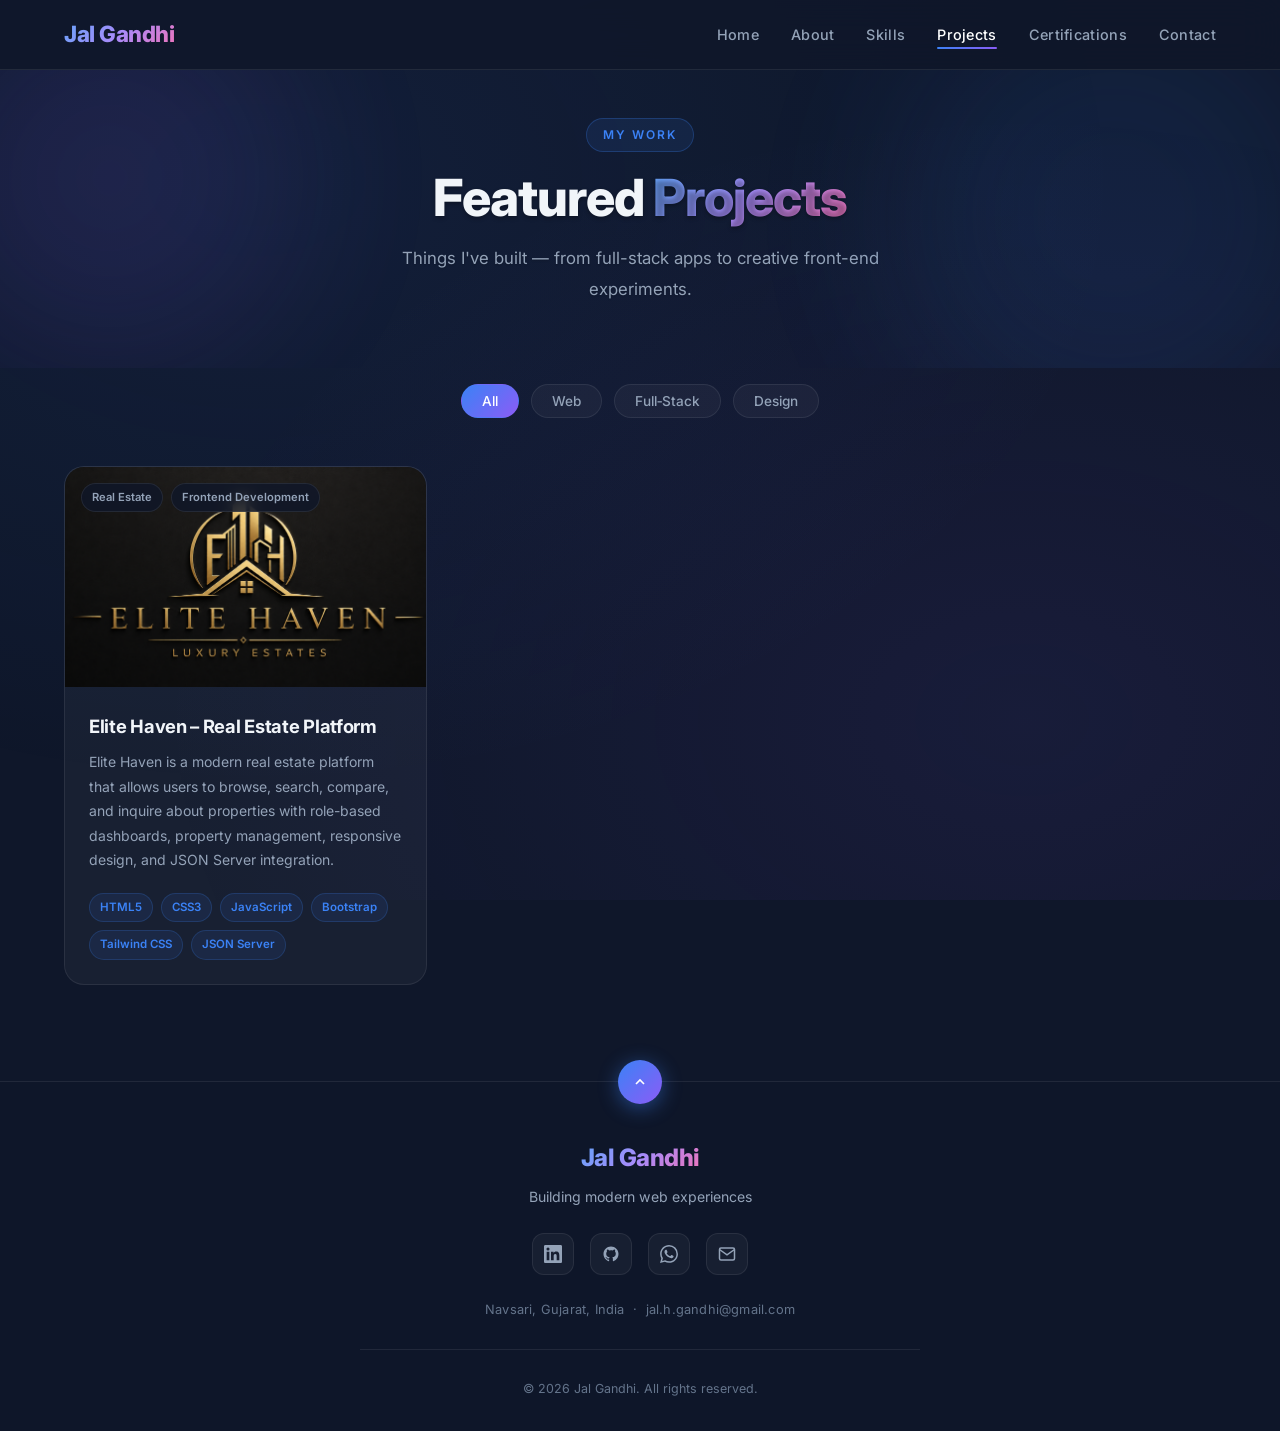
<file: projects.html>
<!DOCTYPE html>
<html lang="en">

<head>
  <meta charset="UTF-8" />
  <meta name="viewport" content="width=device-width, initial-scale=1.0" />
  <title>Projects — Jal Gandhi</title>
  <meta name="description" content="Projects built by Jal Gandhi — web applications, tools, and experiments." />
  <link rel="stylesheet" href="style.css" />
  <link rel="preconnect" href="https://fonts.googleapis.com" />
  <link rel="preconnect" href="https://fonts.gstatic.com" crossorigin />
</head>

<body>

  <div class="cursor" id="cursor"></div>
  <div class="cursor-ring" id="cursorRing"></div>
  <div class="page-overlay"></div>

  <!-- NAVBAR -->
  <nav class="navbar" id="navbar">
    <a class="nav-logo" href="index.html">Jal Gandhi</a>
    <ul class="nav-links">
      <li><a class="nav-link" href="index.html">Home</a></li>
      <li><a class="nav-link" href="about.html">About</a></li>
      <li><a class="nav-link" href="skills.html">Skills</a></li>
      <li><a class="nav-link" href="projects.html">Projects</a></li>
      <li><a class="nav-link" href="certification.html">Certifications</a></li>
      <li><a class="nav-link" href="contact.html">Contact</a></li>
    </ul>
    <div class="hamburger" id="hamburger" aria-label="Toggle menu">
      <span></span><span></span><span></span>
    </div>
  </nav>

  <div class="mobile-menu" id="mobileMenu">
    <a class="nav-link" href="index.html">Home</a>
    <a class="nav-link" href="about.html">About</a>
    <a class="nav-link" href="skills.html">Skills</a>
    <a class="nav-link" href="projects.html">Projects</a>
    <a class="nav-link" href="certification.html">Certifications</a>
    <a class="nav-link" href="contact.html">Contact</a>
  </div>

  <main class="page-wrapper">

    <!-- PAGE HEADER -->
    <div style="padding: 3rem 5% 0; text-align:center; position:relative; overflow:hidden;">
      <div class="blob blob-blue" style="width:450px;height:450px;top:-80px;right:-60px;opacity:0.1;"></div>
      <div class="blob blob-purple" style="width:380px;height:380px;bottom:0;left:-80px;opacity:0.1;"></div>
      <div class="section-header">
        <div class="section-tag">My Work</div>
        <h1 class="section-title">Featured <span class="gradient-text">Projects</span></h1>
        <p class="section-subtitle">Things I've built — from full-stack apps to creative front-end experiments.</p>
      </div>
    </div>

    <section class="projects-section" style="padding-top: 1rem;">

      <!-- Filter -->
      <div class="projects-filter">
        <button class="filter-btn active" data-filter="all" id="filterAll">All</button>
        <button class="filter-btn" data-filter="web" id="filterWeb">Web</button>
        <button class="filter-btn" data-filter="fullstack" id="filterFullstack">Full‑Stack</button>
        <button class="filter-btn" data-filter="design" id="filterDesign">Design</button>
      </div>

      <div class="projects-grid">

        <!-- Project 1 -->
       <article class="project-card reveal" data-category="fullstack" id="projectCard1">
  <div class="project-image">
    <img src="Photos/ELITE HAVEN.png" alt="Elite Haven Project" width="800" height="500"
      style="width:100%;height:100%;object-fit:cover;" />

    <div class="project-tag-top">
      <span class="tag">Real Estate</span>
      <span class="tag">Frontend Development</span>
    </div>

    <div class="project-overlay">
      <a href="https://github.com/jalgandhi-dev/Elite-Haven" target="_blank" rel="noopener" class="btn btn-outline">
        GitHub
      </a>
      <a href="https://elite-haven-ebon.vercel.app/" target="_blank" rel="noopener" class="btn btn-primary">
        Live Demo
      </a>
    </div>
  </div>

  <div class="project-body">
    <h2 class="project-title">Elite Haven – Real Estate Platform</h2>

    <p class="project-desc">
     Elite Haven is a modern real estate platform that allows users to browse, search,
     compare, and inquire about properties with role-based dashboards, property management,
     responsive design, and JSON Server integration.
    </p>

    <div class="project-tech">
      <span class="tech-badge">HTML5</span>
      <span class="tech-badge">CSS3</span>
      <span class="tech-badge">JavaScript</span>
      <span class="tech-badge">Bootstrap</span>
      <span class="tech-badge">Tailwind CSS</span>
      <span class="tech-badge">JSON Server</span>
    </div>
  </div>
</article>
      </div>
    </section>

  </main>

  <footer class="footer">

    <!-- Back to Top -->
    <button class="back-to-top" id="backToTop" aria-label="Back to top">
      <svg width="16" height="16" viewBox="0 0 24 24" fill="none" stroke="currentColor" stroke-width="2.5">
        <path d="M18 15l-6-6-6 6" />
      </svg>
    </button>

    <div class="footer-content">

      <!-- 1. Identity -->
      <div class="footer-identity">
        <div class="footer-logo">Jal Gandhi</div>
        <p class="footer-tagline">Building modern web experiences</p>
      </div>

      <!-- 2. Social Links -->
      <div class="social-icons">
        <a class="social-icon" href="https://www.linkedin.com/in/jal-gandhi-28a875350/" target="_blank" rel="noopener"
          aria-label="LinkedIn" id="footerLinkedin">
          <svg width="18" height="18" viewBox="0 0 24 24" fill="currentColor">
            <path
              d="M20.447 20.452h-3.554v-5.569c0-1.328-.027-3.037-1.852-3.037-1.853 0-2.136 1.445-2.136 2.939v5.667H9.351V9h3.414v1.561h.046c.477-.9 1.637-1.85 3.37-1.85 3.601 0 4.267 2.37 4.267 5.455v6.286zM5.337 7.433a2.062 2.062 0 01-2.063-2.065 2.064 2.064 0 112.063 2.065zm1.782 13.019H3.555V9h3.564v11.452zM22.225 0H1.771C.792 0 0 .774 0 1.729v20.542C0 23.227.792 24 1.771 24h20.451C23.2 24 24 23.227 24 22.271V1.729C24 .774 23.2 0 22.222 0h.003z" />
          </svg>
        </a>
        <a class="social-icon github" href="https://github.com/jalgandhi-dev" target="_blank" rel="noopener"
          aria-label="GitHub" id="footerGithub">
          <svg width="18" height="18" viewBox="0 0 24 24" fill="currentColor">
            <path
              d="M12 2C6.477 2 2 6.484 2 12.017c0 4.425 2.865 8.18 6.839 9.504.5.092.682-.217.682-.483 0-.237-.008-.868-.013-1.703-2.782.605-3.369-1.343-3.369-1.343-.454-1.158-1.11-1.466-1.11-1.466-.908-.62.069-.608.069-.608 1.003.07 1.531 1.032 1.531 1.032.892 1.53 2.341 1.088 2.91.832.092-.647.35-1.088.636-1.338-2.22-.253-4.555-1.113-4.555-4.951 0-1.093.39-1.988 1.029-2.688-.103-.253-.446-1.272.098-2.65 0 0 .84-.27 2.75 1.026A9.564 9.564 0 0112 6.844c.85.004 1.705.115 2.504.337 1.909-1.296 2.747-1.027 2.747-1.027.546 1.379.202 2.398.1 2.651.64.7 1.028 1.595 1.028 2.688 0 3.848-2.339 4.695-4.566 4.943.359.309.678.92.678 1.855 0 1.338-.012 2.419-.012 2.747 0 .268.18.58.688.482A10.019 10.019 0 0022 12.017C22 6.484 17.522 2 12 2z" />
          </svg>
        </a>
        <a class="social-icon whatsapp" href="https://wa.me/917859992722" target="_blank" rel="noopener"
          aria-label="WhatsApp" id="footerWhatsapp">
          <svg width="18" height="18" viewBox="0 0 24 24" fill="currentColor">
            <path
              d="M17.472 14.382c-.297-.149-1.758-.867-2.03-.967-.273-.099-.471-.148-.67.15-.197.297-.767.966-.94 1.164-.173.199-.347.223-.644.075-.297-.15-1.255-.463-2.39-1.475-.883-.788-1.48-1.761-1.653-2.059-.173-.297-.018-.458.13-.606.134-.133.298-.347.446-.52.149-.174.198-.298.298-.497.099-.198.05-.371-.025-.52-.075-.149-.669-1.612-.916-2.207-.242-.579-.487-.5-.669-.51-.173-.008-.371-.01-.57-.01-.198 0-.52.074-.792.372-.272.297-1.04 1.016-1.04 2.479 0 1.462 1.065 2.875 1.213 3.074.149.198 2.096 3.2 5.077 4.487.709.306 1.262.489 1.694.625.712.227 1.36.195 1.871.118.571-.085 1.758-.719 2.006-1.413.248-.694.248-1.289.173-1.413-.074-.124-.272-.198-.57-.347m-5.421 7.403h-.004a9.87 9.87 0 01-5.031-1.378l-.361-.214-3.741.982.998-3.648-.235-.374a9.86 9.86 0 01-1.51-5.26c.001-5.45 4.436-9.884 9.888-9.884 2.64 0 5.122 1.03 6.988 2.898a9.825 9.825 0 012.893 6.994c-.003 5.45-4.437 9.884-9.885 9.884m8.413-18.297A11.815 11.815 0 0012.05 0C5.495 0 .16 5.335.157 11.892c0 2.096.547 4.142 1.588 5.945L.057 24l6.305-1.654a11.882 11.882 0 005.683 1.448h.005c6.554 0 11.89-5.335 11.893-11.893a11.821 11.821 0 00-3.48-8.413z" />
          </svg>
        </a>
        <a class="social-icon" href="mailto:jal.h.gandhi@gmail.com" aria-label="Email" id="footerEmail">
          <svg width="18" height="18" viewBox="0 0 24 24" fill="none" stroke="currentColor" stroke-width="2">
            <path d="M4 4h16c1.1 0 2 .9 2 2v12c0 1.1-.9 2-2 2H4c-1.1 0-2-.9-2-2V6c0-1.1.9-2 2-2z" />
            <polyline points="22,6 12,13 2,6" />
          </svg>
        </a>
      </div>

      <!-- 3. Subtle Info -->
      <p class="footer-info">Navsari, Gujarat, India &nbsp;·&nbsp; jal.h.gandhi@gmail.com</p>

      <!-- 4. Divider -->
      <div class="footer-divider"></div>

      <!-- 5. Copyright -->
      <p class="footer-copy">© 2026 Jal Gandhi. All rights reserved.</p>

    </div>
  </footer>

  <script src="script.js"></script>
</body>

</html>
</file>
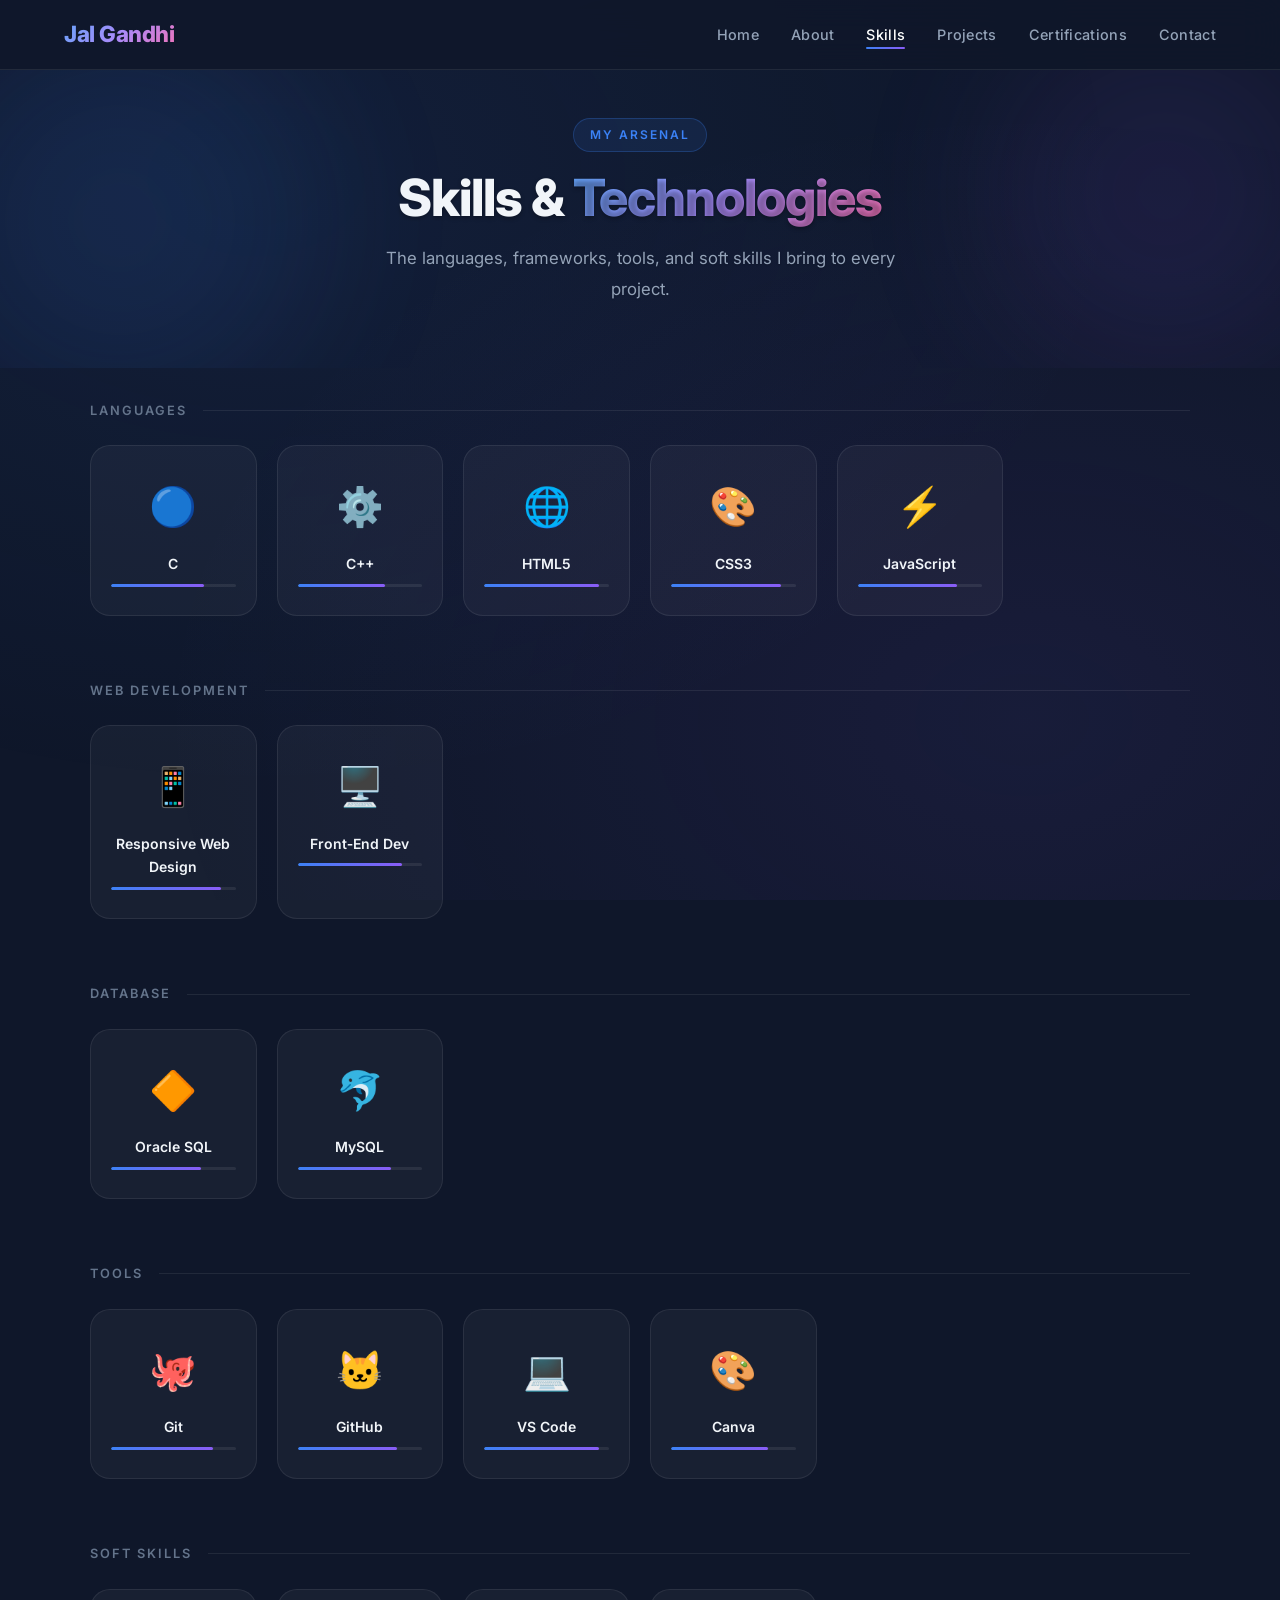
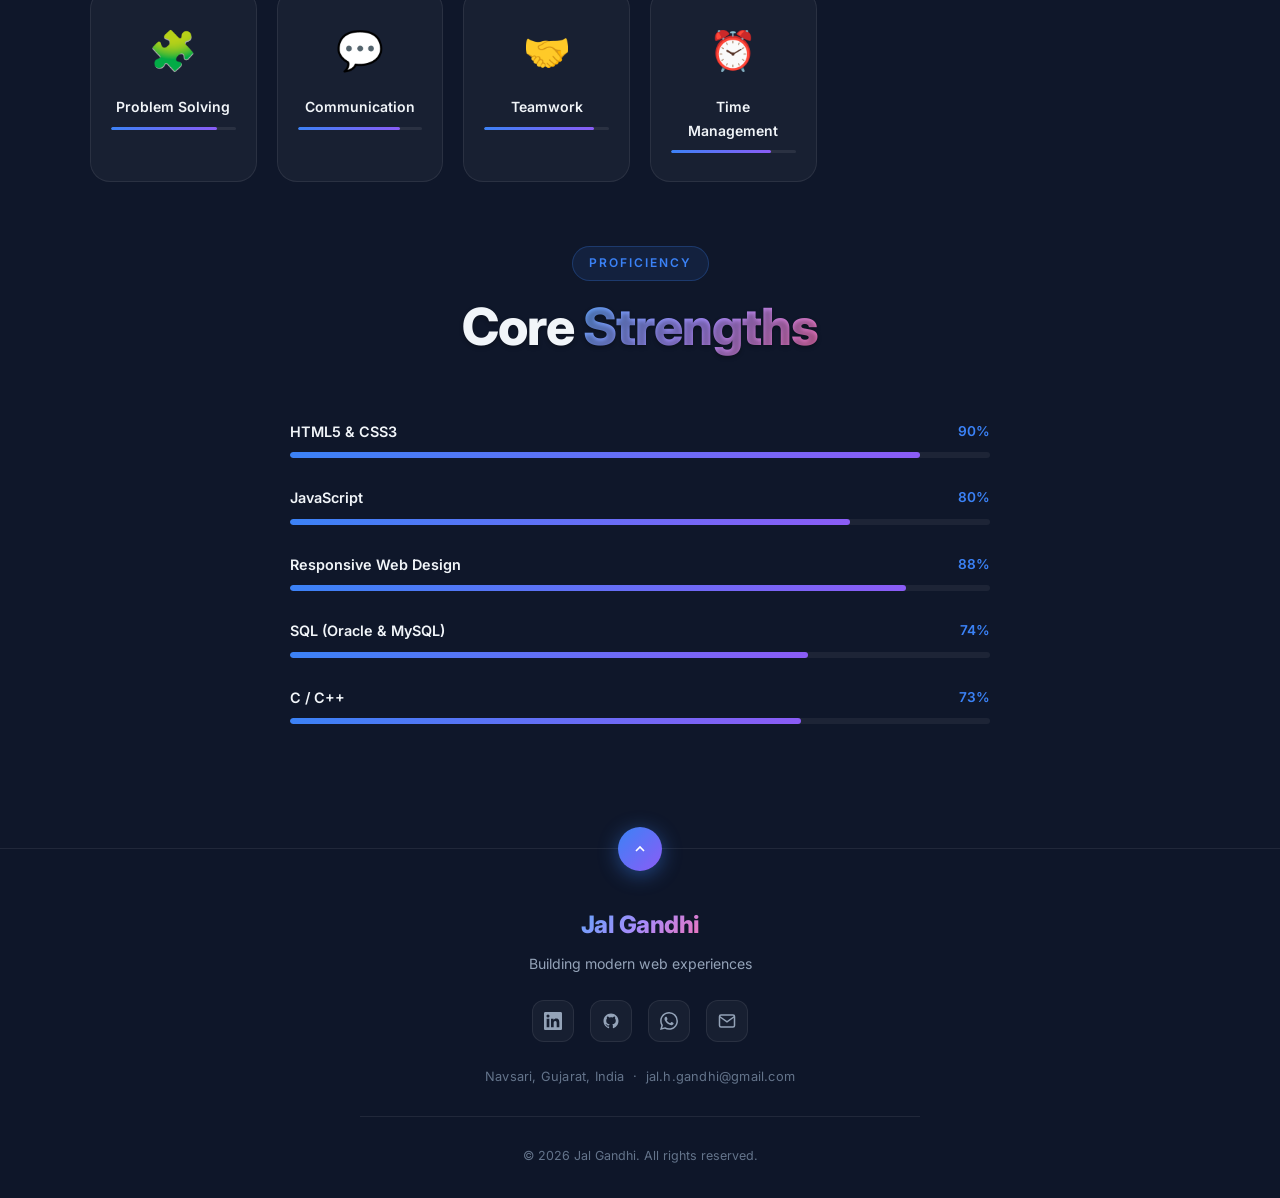
<file: skills.html>
<!DOCTYPE html>
<html lang="en">

<head>
  <meta charset="UTF-8" />
  <meta name="viewport" content="width=device-width, initial-scale=1.0" />
  <title>Skills — Jal Gandhi</title>
  <meta name="description"
    content="Skills and tech stack of Jal Gandhi — Web Development, Languages, Databases, and Tools." />
  <link rel="stylesheet" href="style.css" />
  <link rel="preconnect" href="https://fonts.googleapis.com" />
  <link rel="preconnect" href="https://fonts.gstatic.com" crossorigin />
</head>

<body>

  <div class="cursor" id="cursor"></div>
  <div class="cursor-ring" id="cursorRing"></div>
  <div class="page-overlay"></div>

  <!-- NAVBAR -->
  <nav class="navbar" id="navbar">
    <a class="nav-logo" href="index.html">Jal Gandhi</a>
    <ul class="nav-links">
      <li><a class="nav-link" href="index.html">Home</a></li>
      <li><a class="nav-link" href="about.html">About</a></li>
      <li><a class="nav-link" href="skills.html">Skills</a></li>
      <li><a class="nav-link" href="projects.html">Projects</a></li>
      <li><a class="nav-link" href="certification.html">Certifications</a></li>
      <li><a class="nav-link" href="contact.html">Contact</a></li>
    </ul>
    <div class="hamburger" id="hamburger" aria-label="Toggle menu">
      <span></span><span></span><span></span>
    </div>
  </nav>

  <div class="mobile-menu" id="mobileMenu">
    <a class="nav-link" href="index.html">Home</a>
    <a class="nav-link" href="about.html">About</a>
    <a class="nav-link" href="skills.html">Skills</a>
    <a class="nav-link" href="projects.html">Projects</a>
    <a class="nav-link" href="certification.html">Certifications</a>
    <a class="nav-link" href="contact.html">Contact</a>
  </div>

  <main class="page-wrapper">

    <!-- PAGE HEADER -->
    <div style="padding: 3rem 5% 0; text-align:center; position:relative; overflow:hidden;">
      <div class="blob blob-blue" style="width:400px;height:400px;top:-50px;left:-80px;opacity:0.1;"></div>
      <div class="blob blob-purple" style="width:350px;height:350px;bottom:0;right:-60px;opacity:0.1;"></div>
      <div class="section-header">
        <div class="section-tag">My Arsenal</div>
        <h1 class="section-title">Skills &amp; <span class="gradient-text">Technologies</span></h1>
        <p class="section-subtitle">The languages, frameworks, tools, and soft skills I bring to every project.</p>
      </div>
    </div>

    <section class="skills-section" style="padding-top: 2rem;">

      <!-- LANGUAGES -->
      <div class="skills-category reveal">
        <div class="skills-category-title">Languages</div>
        <div class="skills-grid" data-stagger="0.07">

          <div class="skill-card">
            <span class="skill-icon">🔵</span>
            <div class="skill-name">C</div>
            <div class="skill-level">
              <div class="skill-level-bar" data-width="75%"></div>
            </div>
          </div>

          <div class="skill-card">
            <span class="skill-icon">⚙️</span>
            <div class="skill-name">C++</div>
            <div class="skill-level">
              <div class="skill-level-bar" data-width="70%"></div>
            </div>
          </div>

          <div class="skill-card">
            <span class="skill-icon">🌐</span>
            <div class="skill-name">HTML5</div>
            <div class="skill-level">
              <div class="skill-level-bar" data-width="92%"></div>
            </div>
          </div>

          <div class="skill-card">
            <span class="skill-icon">🎨</span>
            <div class="skill-name">CSS3</div>
            <div class="skill-level">
              <div class="skill-level-bar" data-width="88%"></div>
            </div>
          </div>

          <div class="skill-card">
            <span class="skill-icon">⚡</span>
            <div class="skill-name">JavaScript</div>
            <div class="skill-level">
              <div class="skill-level-bar" data-width="80%"></div>
            </div>
          </div>

        </div>
      </div>

      <!-- WEB DEVELOPMENT -->
      <div class="skills-category reveal">
        <div class="skills-category-title">Web Development</div>
        <div class="skills-grid" data-stagger="0.07">

          <div class="skill-card">
            <span class="skill-icon">📱</span>
            <div class="skill-name">Responsive Web Design</div>
            <div class="skill-level">
              <div class="skill-level-bar" data-width="88%"></div>
            </div>
          </div>

          <div class="skill-card">
            <span class="skill-icon">🖥️</span>
            <div class="skill-name">Front‑End Dev</div>
            <div class="skill-level">
              <div class="skill-level-bar" data-width="84%"></div>
            </div>
          </div>

        </div>
      </div>

      <!-- DATABASE -->
      <div class="skills-category reveal">
        <div class="skills-category-title">Database</div>
        <div class="skills-grid" data-stagger="0.07">

          <div class="skill-card">
            <span class="skill-icon">🔶</span>
            <div class="skill-name">Oracle SQL</div>
            <div class="skill-level">
              <div class="skill-level-bar" data-width="72%"></div>
            </div>
          </div>

          <div class="skill-card">
            <span class="skill-icon">🐬</span>
            <div class="skill-name">MySQL</div>
            <div class="skill-level">
              <div class="skill-level-bar" data-width="75%"></div>
            </div>
          </div>

        </div>
      </div>

      <!-- TOOLS -->
      <div class="skills-category reveal">
        <div class="skills-category-title">Tools</div>
        <div class="skills-grid" data-stagger="0.07">

          <div class="skill-card">
            <span class="skill-icon">🐙</span>
            <div class="skill-name">Git</div>
            <div class="skill-level">
              <div class="skill-level-bar" data-width="82%"></div>
            </div>
          </div>

          <div class="skill-card">
            <span class="skill-icon">🐱</span>
            <div class="skill-name">GitHub</div>
            <div class="skill-level">
              <div class="skill-level-bar" data-width="80%"></div>
            </div>
          </div>

          <div class="skill-card">
            <span class="skill-icon">💻</span>
            <div class="skill-name">VS Code</div>
            <div class="skill-level">
              <div class="skill-level-bar" data-width="92%"></div>
            </div>
          </div>

          <div class="skill-card">
            <span class="skill-icon">🎨</span>
            <div class="skill-name">Canva</div>
            <div class="skill-level">
              <div class="skill-level-bar" data-width="78%"></div>
            </div>
          </div>

        </div>
      </div>

      <!-- SOFT SKILLS -->
      <div class="skills-category reveal">
        <div class="skills-category-title">Soft Skills</div>
        <div class="skills-grid" data-stagger="0.07">

          <div class="skill-card">
            <span class="skill-icon">🧩</span>
            <div class="skill-name">Problem Solving</div>
            <div class="skill-level">
              <div class="skill-level-bar" data-width="85%"></div>
            </div>
          </div>

          <div class="skill-card">
            <span class="skill-icon">💬</span>
            <div class="skill-name">Communication</div>
            <div class="skill-level">
              <div class="skill-level-bar" data-width="82%"></div>
            </div>
          </div>

          <div class="skill-card">
            <span class="skill-icon">🤝</span>
            <div class="skill-name">Teamwork</div>
            <div class="skill-level">
              <div class="skill-level-bar" data-width="88%"></div>
            </div>
          </div>

          <div class="skill-card">
            <span class="skill-icon">⏰</span>
            <div class="skill-name">Time Management</div>
            <div class="skill-level">
              <div class="skill-level-bar" data-width="80%"></div>
            </div>
          </div>

        </div>
      </div>

      <!-- PROFICIENCY BARS -->
      <div class="section-header reveal" style="margin-top: 3rem; margin-bottom: 2rem;">
        <div class="section-tag">Proficiency</div>
        <h2 class="section-title">Core <span class="gradient-text">Strengths</span></h2>
      </div>

      <div class="proficiency-section reveal">
        <div class="proficiency-item">
          <div class="proficiency-header">
            <span class="proficiency-name">HTML5 &amp; CSS3</span>
            <span class="proficiency-pct">90%</span>
          </div>
          <div class="proficiency-bar">
            <div class="proficiency-fill" data-width="90%"></div>
          </div>
        </div>
        <div class="proficiency-item">
          <div class="proficiency-header">
            <span class="proficiency-name">JavaScript</span>
            <span class="proficiency-pct">80%</span>
          </div>
          <div class="proficiency-bar">
            <div class="proficiency-fill" data-width="80%"></div>
          </div>
        </div>
        <div class="proficiency-item">
          <div class="proficiency-header">
            <span class="proficiency-name">Responsive Web Design</span>
            <span class="proficiency-pct">88%</span>
          </div>
          <div class="proficiency-bar">
            <div class="proficiency-fill" data-width="88%"></div>
          </div>
        </div>
        <div class="proficiency-item">
          <div class="proficiency-header">
            <span class="proficiency-name">SQL (Oracle &amp; MySQL)</span>
            <span class="proficiency-pct">74%</span>
          </div>
          <div class="proficiency-bar">
            <div class="proficiency-fill" data-width="74%"></div>
          </div>
        </div>
        <div class="proficiency-item">
          <div class="proficiency-header">
            <span class="proficiency-name">C / C++</span>
            <span class="proficiency-pct">73%</span>
          </div>
          <div class="proficiency-bar">
            <div class="proficiency-fill" data-width="73%"></div>
          </div>
        </div>
      </div>

    </section>
  </main>

  <footer class="footer">

    <!-- Back to Top -->
    <button class="back-to-top" id="backToTop" aria-label="Back to top">
      <svg width="16" height="16" viewBox="0 0 24 24" fill="none" stroke="currentColor" stroke-width="2.5">
        <path d="M18 15l-6-6-6 6" />
      </svg>
    </button>

    <div class="footer-content">

      <!-- 1. Identity -->
      <div class="footer-identity">
        <div class="footer-logo">Jal Gandhi</div>
        <p class="footer-tagline">Building modern web experiences </p>
      </div>

      <!-- 2. Social Links -->
      <div class="social-icons">
        <a class="social-icon" href="https://www.linkedin.com/in/jal-gandhi-28a875350/" target="_blank" rel="noopener"
          aria-label="LinkedIn" id="footerLinkedin">
          <svg width="18" height="18" viewBox="0 0 24 24" fill="currentColor">
            <path
              d="M20.447 20.452h-3.554v-5.569c0-1.328-.027-3.037-1.852-3.037-1.853 0-2.136 1.445-2.136 2.939v5.667H9.351V9h3.414v1.561h.046c.477-.9 1.637-1.85 3.37-1.85 3.601 0 4.267 2.37 4.267 5.455v6.286zM5.337 7.433a2.062 2.062 0 01-2.063-2.065 2.064 2.064 0 112.063 2.065zm1.782 13.019H3.555V9h3.564v11.452zM22.225 0H1.771C.792 0 0 .774 0 1.729v20.542C0 23.227.792 24 1.771 24h20.451C23.2 24 24 23.227 24 22.271V1.729C24 .774 23.2 0 22.222 0h.003z" />
          </svg>
        </a>
        <a class="social-icon github" href="https://github.com/jalgandhi-dev" target="_blank" rel="noopener"
          aria-label="GitHub" id="footerGithub">
          <svg width="18" height="18" viewBox="0 0 24 24" fill="currentColor">
            <path
              d="M12 2C6.477 2 2 6.484 2 12.017c0 4.425 2.865 8.18 6.839 9.504.5.092.682-.217.682-.483 0-.237-.008-.868-.013-1.703-2.782.605-3.369-1.343-3.369-1.343-.454-1.158-1.11-1.466-1.11-1.466-.908-.62.069-.608.069-.608 1.003.07 1.531 1.032 1.531 1.032.892 1.53 2.341 1.088 2.91.832.092-.647.35-1.088.636-1.338-2.22-.253-4.555-1.113-4.555-4.951 0-1.093.39-1.988 1.029-2.688-.103-.253-.446-1.272.098-2.65 0 0 .84-.27 2.75 1.026A9.564 9.564 0 0112 6.844c.85.004 1.705.115 2.504.337 1.909-1.296 2.747-1.027 2.747-1.027.546 1.379.202 2.398.1 2.651.64.7 1.028 1.595 1.028 2.688 0 3.848-2.339 4.695-4.566 4.943.359.309.678.92.678 1.855 0 1.338-.012 2.419-.012 2.747 0 .268.18.58.688.482A10.019 10.019 0 0022 12.017C22 6.484 17.522 2 12 2z" />
          </svg>
        </a>
        <a class="social-icon whatsapp" href="https://wa.me/917859992722" target="_blank" rel="noopener"
          aria-label="WhatsApp" id="footerWhatsapp">
          <svg width="18" height="18" viewBox="0 0 24 24" fill="currentColor">
            <path
              d="M17.472 14.382c-.297-.149-1.758-.867-2.03-.967-.273-.099-.471-.148-.67.15-.197.297-.767.966-.94 1.164-.173.199-.347.223-.644.075-.297-.15-1.255-.463-2.39-1.475-.883-.788-1.48-1.761-1.653-2.059-.173-.297-.018-.458.13-.606.134-.133.298-.347.446-.52.149-.174.198-.298.298-.497.099-.198.05-.371-.025-.52-.075-.149-.669-1.612-.916-2.207-.242-.579-.487-.5-.669-.51-.173-.008-.371-.01-.57-.01-.198 0-.52.074-.792.372-.272.297-1.04 1.016-1.04 2.479 0 1.462 1.065 2.875 1.213 3.074.149.198 2.096 3.2 5.077 4.487.709.306 1.262.489 1.694.625.712.227 1.36.195 1.871.118.571-.085 1.758-.719 2.006-1.413.248-.694.248-1.289.173-1.413-.074-.124-.272-.198-.57-.347m-5.421 7.403h-.004a9.87 9.87 0 01-5.031-1.378l-.361-.214-3.741.982.998-3.648-.235-.374a9.86 9.86 0 01-1.51-5.26c.001-5.45 4.436-9.884 9.888-9.884 2.64 0 5.122 1.03 6.988 2.898a9.825 9.825 0 012.893 6.994c-.003 5.45-4.437 9.884-9.885 9.884m8.413-18.297A11.815 11.815 0 0012.05 0C5.495 0 .16 5.335.157 11.892c0 2.096.547 4.142 1.588 5.945L.057 24l6.305-1.654a11.882 11.882 0 005.683 1.448h.005c6.554 0 11.89-5.335 11.893-11.893a11.821 11.821 0 00-3.48-8.413z" />
          </svg>
        </a>
        <a class="social-icon" href="mailto:jal.h.gandhi@gmail.com" aria-label="Email" id="footerEmail">
          <svg width="18" height="18" viewBox="0 0 24 24" fill="none" stroke="currentColor" stroke-width="2">
            <path d="M4 4h16c1.1 0 2 .9 2 2v12c0 1.1-.9 2-2 2H4c-1.1 0-2-.9-2-2V6c0-1.1.9-2 2-2z" />
            <polyline points="22,6 12,13 2,6" />
          </svg>
        </a>
      </div>

      <!-- 3. Subtle Info -->
      <p class="footer-info">Navsari, Gujarat, India &nbsp;·&nbsp; jal.h.gandhi@gmail.com</p>

      <!-- 4. Divider -->
      <div class="footer-divider"></div>

      <!-- 5. Copyright -->
      <p class="footer-copy">© 2026 Jal Gandhi. All rights reserved.</p>

    </div>
  </footer>

  <script src="script.js"></script>
</body>

</html>
</file>
<file: style.css>
/* ============================================================
   GLOBAL DESIGN SYSTEM — Jal Gandhi Portfolio
   v2 — Updated with real content & Certifications page
   ============================================================ */

@import url('https://fonts.googleapis.com/css2?family=Inter:wght@300;400;500;600;700;800;900&family=Poppins:wght@300;400;500;600;700;800;900&display=swap');

/* ── CSS VARIABLES ─────────────────────────────────────────── */
:root {
  --bg-primary: #0f172a;
  --bg-secondary: #1e293b;
  --bg-card: rgba(30, 41, 59, 0.6);
  --bg-glass: rgba(255, 255, 255, 0.04);
  --border-glass: rgba(255, 255, 255, 0.08);

  --accent-blue: #3b82f6;
  --accent-purple: #8b5cf6;
  --accent-cyan: #06b6d4;
  --gradient: linear-gradient(135deg, #3b82f6 0%, #8b5cf6 100%);
  --gradient-text: linear-gradient(135deg, #60a5fa 0%, #a78bfa 50%, #f472b6 100%);
  --gradient-glow: linear-gradient(135deg, rgba(59, 130, 246, 0.3) 0%, rgba(139, 92, 246, 0.3) 100%);

  --text-primary: #f1f5f9;
  --text-secondary: #94a3b8;
  --text-muted: #64748b;

  --radius-sm: 8px;
  --radius-md: 12px;
  --radius-lg: 20px;
  --radius-xl: 28px;
  --radius-full: 9999px;

  --shadow-sm: 0 4px 16px rgba(0, 0, 0, 0.3);
  --shadow-md: 0 8px 32px rgba(0, 0, 0, 0.4);
  --shadow-lg: 0 20px 60px rgba(0, 0, 0, 0.5);
  --shadow-glow: 0 0 40px rgba(59, 130, 246, 0.25);
  --shadow-glow-purple: 0 0 40px rgba(139, 92, 246, 0.25);

  --nav-height: 70px;
  --transition: all 0.3s cubic-bezier(0.4, 0, 0.2, 1);
  --transition-slow: all 0.6s cubic-bezier(0.4, 0, 0.2, 1);
}

/* ── RESET & BASE ──────────────────────────────────────────── */
*,
*::before,
*::after {
  margin: 0;
  padding: 0;
  box-sizing: border-box;
}

html {
  scroll-behavior: smooth;
  font-size: 16px;
}

body {
  font-family: 'Inter', 'Poppins', sans-serif;
  background-color: var(--bg-primary);
  color: var(--text-primary);
  line-height: 1.7;
  min-height: 100vh;
  overflow-x: hidden;
  cursor: default;
}

body::before {
  content: '';
  position: fixed;
  inset: 0;
  background:
    radial-gradient(ellipse at 20% 20%, rgba(59, 130, 246, 0.08) 0%, transparent 60%),
    radial-gradient(ellipse at 80% 80%, rgba(139, 92, 246, 0.08) 0%, transparent 60%);
  pointer-events: none;
  z-index: 0;
}

img {
  display: block;
  max-width: 100%;
  height: auto;
}

a {
  text-decoration: none;
  color: inherit;
  cursor: pointer;
}

ul {
  list-style: none;
}

/* ── CUSTOM CURSOR — disabled, using normal browser pointer ── */
.cursor,
.cursor-ring {
  display: none;
}


/* ── PAGE TRANSITION OVERLAY ───────────────────────────────── */
.page-overlay {
  position: fixed;
  inset: 0;
  background: var(--bg-primary);
  z-index: 9999;
  pointer-events: none;
  opacity: 0;
  transition: opacity 0.4s ease;
}

.page-overlay.active {
  opacity: 1;
  pointer-events: all;
}

/* ── NAVBAR ────────────────────────────────────────────────── */
.navbar {
  position: fixed;
  top: 0;
  left: 0;
  right: 0;
  height: var(--nav-height);
  z-index: 1000;
  padding: 0 5%;
  display: flex;
  align-items: center;
  justify-content: space-between;
  backdrop-filter: blur(20px);
  -webkit-backdrop-filter: blur(20px);
  background: rgba(15, 23, 42, 0.8);
  border-bottom: 1px solid var(--border-glass);
  transition: var(--transition);
}

.navbar.scrolled {
  background: rgba(15, 23, 42, 0.95);
  box-shadow: var(--shadow-md);
}

.nav-logo {
  font-size: 1.4rem;
  font-weight: 800;
  letter-spacing: -0.5px;
  background: var(--gradient-text);
  -webkit-background-clip: text;
  -webkit-text-fill-color: transparent;
  background-clip: text;
  cursor: pointer;
}

.nav-logo span {
  color: var(--accent-blue);
  -webkit-text-fill-color: var(--accent-blue);
}



.nav-links {
  display: flex;
  align-items: center;
  gap: 2rem;
}

.nav-link {
  font-size: 0.9rem;
  font-weight: 500;
  color: var(--text-secondary);
  position: relative;
  padding: 4px 0;
  transition: color 0.3s ease;
  letter-spacing: 0.3px;
}

.nav-link::after {
  content: '';
  position: absolute;
  bottom: -2px;
  left: 0;
  width: 0;
  height: 2px;
  background: var(--gradient);
  border-radius: var(--radius-full);
  transition: width 0.35s cubic-bezier(0.4, 0, 0.2, 1);
}

.nav-link:hover,
.nav-link.active {
  color: var(--text-primary);
}

.nav-link:hover::after,
.nav-link.active::after {
  width: 100%;
}

.nav-link.active {
  color: #fff;
}

/* Hamburger */
.hamburger {
  display: none;
  flex-direction: column;
  gap: 5px;
  cursor: pointer;
  padding: 4px;
}

.hamburger span {
  display: block;
  width: 24px;
  height: 2px;
  background: var(--text-primary);
  border-radius: 2px;
  transition: var(--transition);
}

.hamburger.open span:nth-child(1) {
  transform: translateY(7px) rotate(45deg);
}

.hamburger.open span:nth-child(2) {
  opacity: 0;
  transform: scaleX(0);
}

.hamburger.open span:nth-child(3) {
  transform: translateY(-7px) rotate(-45deg);
}

.mobile-menu {
  display: none;
  position: fixed;
  top: var(--nav-height);
  left: 0;
  right: 0;
  background: rgba(15, 23, 42, 0.97);
  backdrop-filter: blur(20px);
  border-bottom: 1px solid var(--border-glass);
  padding: 1.5rem 5%;
  flex-direction: column;
  gap: 1.2rem;
  z-index: 999;
}

.mobile-menu.open {
  display: flex;
}

.mobile-menu .nav-link {
  font-size: 1rem;
  padding: 0.5rem 0;
}

/* ── BUTTONS ───────────────────────────────────────────────── */
.btn {
  display: inline-flex;
  align-items: center;
  gap: 8px;
  padding: 0.75rem 1.75rem;
  border-radius: var(--radius-full);
  font-size: 0.9rem;
  font-weight: 600;
  font-family: 'Inter', sans-serif;
  letter-spacing: 0.3px;
  border: none;
  cursor: pointer;
  transition: var(--transition);
  position: relative;
  overflow: hidden;
}

.btn::before {
  content: '';
  position: absolute;
  inset: 0;
  background: rgba(255, 255, 255, 0.1);
  opacity: 0;
  transition: opacity 0.3s;
}

.btn:hover::before {
  opacity: 1;
}

.btn-primary {
  background: var(--gradient);
  color: #fff;
  box-shadow: 0 4px 20px rgba(59, 130, 246, 0.4);
}

.btn-primary:hover {
  transform: translateY(-3px);
  box-shadow: 0 8px 30px rgba(59, 130, 246, 0.55);
}

.btn-outline {
  background: transparent;
  color: var(--text-primary);
  border: 1.5px solid var(--border-glass);
  backdrop-filter: blur(10px);
}

.btn-outline:hover {
  border-color: var(--accent-blue);
  color: var(--accent-blue);
  transform: translateY(-3px);
  box-shadow: 0 8px 24px rgba(59, 130, 246, 0.2);
}

/* ── SECTION HEADERS ───────────────────────────────────────── */
.section-header {
  text-align: center;
  margin-bottom: 4rem;
}

.section-tag {
  display: inline-block;
  font-size: 0.75rem;
  font-weight: 600;
  letter-spacing: 2px;
  text-transform: uppercase;
  color: var(--accent-blue);
  background: rgba(59, 130, 246, 0.1);
  border: 1px solid rgba(59, 130, 246, 0.25);
  padding: 6px 16px;
  border-radius: var(--radius-full);
  margin-bottom: 1rem;
}

.section-title {
  font-size: clamp(2rem, 4vw, 3.2rem);
  font-weight: 800;
  line-height: 1.15;
  letter-spacing: -1px;
  margin-bottom: 1rem;
  color: var(--text-primary);
  text-shadow: 0 2px 4px rgba(0, 0, 0, 0.3);
}

.gradient-text {
  background: var(--gradient-text);
  -webkit-background-clip: text;
  -webkit-text-fill-color: transparent;
  background-clip: text;
}

.section-subtitle {
  font-size: 1.05rem;
  color: var(--text-secondary);
  max-width: 520px;
  margin: 0 auto;
  line-height: 1.8;
  text-shadow: 0 1px 2px rgba(0, 0, 0, 0.2);
}

/* ── GLASSMORPHISM CARD ────────────────────────────────────── */
.glass-card {
  background: var(--bg-glass);
  backdrop-filter: blur(20px);
  -webkit-backdrop-filter: blur(20px);
  border: 1px solid var(--border-glass);
  border-radius: var(--radius-lg);
  transition: var(--transition);
}

.glass-card:hover {
  border-color: rgba(59, 130, 246, 0.25);
  box-shadow: var(--shadow-glow);
}

/* ── SCROLL REVEAL ─────────────────────────────────────────── */
.reveal {
  opacity: 0;
  transform: translateY(40px);
  transition: opacity 0.7s ease, transform 0.7s ease;
}

.reveal.visible {
  opacity: 1;
  transform: translateY(0);
}

.reveal-left {
  opacity: 0;
  transform: translateX(-50px);
  transition: opacity 0.7s ease, transform 0.7s ease;
}

.reveal-left.visible {
  opacity: 1;
  transform: translateX(0);
}

.reveal-right {
  opacity: 0;
  transform: translateX(50px);
  transition: opacity 0.7s ease, transform 0.7s ease;
}

.reveal-right.visible {
  opacity: 1;
  transform: translateX(0);
}

/* ── FLOATING PARTICLES (decorative blobs) ─────────────────── */
.blob {
  position: absolute;
  border-radius: 50%;
  filter: blur(80px);
  opacity: 0.15;
  pointer-events: none;
  animation: blobFloat 8s ease-in-out infinite;
}

.blob-blue {
  background: var(--accent-blue);
}

.blob-purple {
  background: var(--accent-purple);
  animation-delay: -4s;
}

@keyframes blobFloat {

  0%,
  100% {
    transform: translate(0, 0) scale(1);
  }

  33% {
    transform: translate(30px, -30px) scale(1.05);
  }

  66% {
    transform: translate(-20px, 20px) scale(0.95);
  }
}

/* ── FOOTER ────────────────────────────────────────────────── */
.footer {
  background: rgba(15, 23, 42, 0.98);
  border-top: 1px solid var(--border-glass);
  padding: 3.5rem 5% 2rem;
  text-align: center;
  position: relative;
  z-index: 1;
}

.footer-content {
  display: flex;
  flex-direction: column;
  align-items: center;
  gap: 1.5rem;
  max-width: 560px;
  margin: 0 auto;
}

.footer-identity {
  display: flex;
  flex-direction: column;
  align-items: center;
  gap: 0.4rem;
}

.footer-logo {
  font-size: 1.5rem;
  font-weight: 800;
  background: var(--gradient-text);
  -webkit-background-clip: text;
  -webkit-text-fill-color: transparent;
  background-clip: text;
  letter-spacing: -0.5px;
}

.footer-tagline {
  font-size: 0.88rem;
  color: var(--text-secondary);
  font-weight: 400;
}

.footer-info {
  font-size: 0.8rem;
  color: var(--text-muted);
  letter-spacing: 0.2px;
}

.footer-divider {
  width: 100%;
  height: 1px;
  background: var(--border-glass);
  margin: 0.25rem 0;
}

.footer-copy {
  font-size: 0.78rem;
  color: var(--text-muted);
}

/* Back to top button */
.back-to-top {
  position: absolute;
  top: -22px;
  left: 50%;
  transform: translateX(-50%);
  width: 44px;
  height: 44px;
  border-radius: 50%;
  background: var(--gradient);
  border: none;
  cursor: pointer;
  display: flex;
  align-items: center;
  justify-content: center;
  color: #fff;
  box-shadow: 0 4px 20px rgba(59, 130, 246, 0.45);
  transition: var(--transition);
  z-index: 2;
}

.back-to-top:hover {
  transform: translateX(-50%) translateY(-4px);
  box-shadow: 0 8px 30px rgba(59, 130, 246, 0.6);
}


/* ── SOCIAL ICONS ──────────────────────────────────────────── */
.social-icons {
  display: flex;
  gap: 1rem;
  align-items: center;
}

.social-icon {
  width: 42px;
  height: 42px;
  border-radius: var(--radius-md);
  border: 1px solid var(--border-glass);
  display: flex;
  align-items: center;
  justify-content: center;
  color: var(--text-secondary);
  font-size: 1rem;
  transition: var(--transition);
  background: var(--bg-glass);
}

.social-icon:hover {
  border-color: var(--accent-blue);
  color: var(--accent-blue);
  transform: translateY(-3px);
  box-shadow: 0 8px 20px rgba(59, 130, 246, 0.25);
}

.social-icon.whatsapp:hover {
  border-color: #25d366;
  color: #25d366;
  box-shadow: 0 8px 20px rgba(37, 211, 102, 0.25);
}

.social-icon.github:hover {
  border-color: #e2e8f0;
  color: #e2e8f0;
  box-shadow: 0 8px 20px rgba(226, 232, 240, 0.15);
}

/* ── PAGE WRAPPER ──────────────────────────────────────────── */
.page-wrapper {
  position: relative;
  z-index: 1;
  padding-top: var(--nav-height);
  min-height: 100vh;
  animation: pageFadeIn 0.5s ease forwards;
}

@keyframes pageFadeIn {
  from {
    opacity: 0;
    transform: translateY(12px);
  }

  to {
    opacity: 1;
    transform: translateY(0);
  }
}

/* ════════════════════════════════════════════════════════════
   HOME PAGE
   ════════════════════════════════════════════════════════════ */
.hero {
  min-height: calc(100vh - var(--nav-height));
  display: flex;
  align-items: center;
  justify-content: center;
  padding: 6rem 5% 4rem;
  position: relative;
  overflow: hidden;
}

.hero-bg {
  position: absolute;
  inset: 0;
  z-index: 0;
}

.hero-bg img {
  width: 100%;
  height: 100%;
  object-fit: cover;
  opacity: 0.35;
}

.hero-bg::after {
  content: '';
  position: absolute;
  inset: 0;
  background: linear-gradient(to bottom,
      rgba(15, 23, 42, 0.2) 0%,
      rgba(15, 23, 42, 0.5) 60%,
      rgba(15, 23, 42, 1) 100%);
}

.hero-content {
  position: relative;
  z-index: 1;
  text-align: center;
  max-width: 800px;
  margin: 0 auto;
  display: flex;
  flex-direction: column;
  align-items: center;
  gap: 1.5rem;
}

.hero-badge {
  display: inline-flex;
  align-items: center;
  gap: 8px;
  background: rgba(59, 130, 246, 0.1);
  border: 1px solid rgba(59, 130, 246, 0.3);
  padding: 8px 20px;
  border-radius: var(--radius-full);
  font-size: 0.85rem;
  font-weight: 500;
  color: var(--accent-blue);
  animation: heroBadge 0.6s 0.1s both;
}

@keyframes heroBadge {
  from {
    opacity: 0;
    transform: translateY(-20px) scale(0.9);
  }

  to {
    opacity: 1;
    transform: translateY(0) scale(1);
  }
}

.hero-badge .dot {
  width: 8px;
  height: 8px;
  background: var(--accent-blue);
  border-radius: 50%;
  animation: pulse 2s infinite;
}

@keyframes pulse {

  0%,
  100% {
    box-shadow: 0 0 0 0 rgba(59, 130, 246, 0.6);
  }

  50% {
    box-shadow: 0 0 0 6px rgba(59, 130, 246, 0);
  }
}

.hero-title {
  font-size: clamp(2.8rem, 7vw, 5.5rem);
  font-weight: 900;
  line-height: 1.08;
  letter-spacing: -2px;
  animation: heroTitle 0.7s 0.25s both;
}

@keyframes heroTitle {
  from {
    opacity: 0;
    transform: translateY(30px);
  }

  to {
    opacity: 1;
    transform: translateY(0);
  }
}

.hero-subtitle {
  font-size: clamp(1rem, 2.5vw, 1.3rem);
  color: var(--text-secondary);
  max-width: 550px;
  line-height: 1.75;
  animation: heroSub 0.7s 0.4s both;
}

@keyframes heroSub {
  from {
    opacity: 0;
    transform: translateY(20px);
  }

  to {
    opacity: 1;
    transform: translateY(0);
  }
}

.hero-cta {
  display: flex;
  gap: 1rem;
  flex-wrap: wrap;
  justify-content: center;
  animation: heroCTA 0.7s 0.55s both;
}

@keyframes heroCTA {
  from {
    opacity: 0;
    transform: translateY(20px);
  }

  to {
    opacity: 1;
    transform: translateY(0);
  }
}

.hero-scroll {
  position: absolute;
  bottom: 2rem;
  left: 50%;
  transform: translateX(-50%);
  z-index: 1;
  display: flex;
  flex-direction: column;
  align-items: center;
  gap: 8px;
  color: var(--text-muted);
  font-size: 0.75rem;
  letter-spacing: 2px;
  text-transform: uppercase;
  animation: heroScroll 0.7s 0.8s both;
}

@keyframes heroScroll {
  from {
    opacity: 0;
  }

  to {
    opacity: 1;
  }
}

.scroll-bar {
  width: 2px;
  height: 40px;
  background: linear-gradient(to bottom, var(--accent-blue), transparent);
  border-radius: 2px;
  animation: scrollBarAnim 2s ease infinite;
}

@keyframes scrollBarAnim {
  0% {
    transform: scaleY(0);
    transform-origin: top;
  }

  50% {
    transform: scaleY(1);
    transform-origin: top;
  }

  51% {
    transform: scaleY(1);
    transform-origin: bottom;
  }

  100% {
    transform: scaleY(0);
    transform-origin: bottom;
  }
}

/* Stats bar on home */
.hero-stats {
  display: flex;
  gap: 2rem;
  justify-content: center;
  flex-wrap: wrap;
  margin-top: 1rem;
  animation: heroCTA 0.7s 0.7s both;
}

.stat-item {
  text-align: center;
}

.stat-num {
  font-size: 2.5rem;
  font-weight: 800;
  background: var(--gradient-text);
  -webkit-background-clip: text;
  -webkit-text-fill-color: transparent;
  background-clip: text;
  line-height: 1.1;
  text-shadow: 0 2px 4px rgba(0, 0, 0, 0.3);
}

.stat-label {
  font-size: 0.85rem;
  color: var(--text-secondary);
  text-transform: uppercase;
  letter-spacing: 1px;
  margin-top: 6px;
  font-weight: 600;
  text-shadow: 0 1px 2px rgba(0, 0, 0, 0.2);
}

/* ════════════════════════════════════════════════════════════
   ABOUT PAGE
   ════════════════════════════════════════════════════════════ */
.about-section {
  padding: 6rem 5%;
}

.about-grid {
  display: grid;
  grid-template-columns: 1fr 1fr;
  gap: 5rem;
  align-items: center;
  max-width: 1100px;
  margin: 0 auto;
}

.about-image-wrap {
  position: relative;
}

.about-img-frame {
  position: relative;
  border-radius: var(--radius-xl);
  overflow: hidden;
  aspect-ratio: 4/5;
  border: 1px solid var(--border-glass);
  box-shadow: var(--shadow-lg);
}

.about-img-frame img {
  width: 100%;
  height: 100%;
  object-fit: cover;
  object-position: top center;
  transition: transform 0.6s ease;
}

.about-img-frame:hover img {
  transform: scale(1.04);
}

.about-img-badge {
  position: absolute;
  bottom: -1.5rem;
  right: -1.5rem;
  background: var(--gradient);
  color: white;
  padding: 1rem 1.4rem;
  border-radius: var(--radius-lg);
  font-weight: 700;
  font-size: 0.85rem;
  box-shadow: 0 8px 30px rgba(59, 130, 246, 0.4);
  text-align: center;
  line-height: 1.3;
}

.about-img-badge .num {
  display: block;
  font-size: 2rem;
  font-weight: 900;
}

.about-deco {
  position: absolute;
  top: -1.5rem;
  left: -1.5rem;
  width: 100px;
  height: 100px;
  border: 2px solid rgba(59, 130, 246, 0.3);
  border-radius: var(--radius-lg);
  z-index: -1;
}

.about-text h2 {
  font-size: clamp(1.8rem, 3.5vw, 2.8rem);
  font-weight: 800;
  letter-spacing: -1px;
  line-height: 1.2;
  margin-bottom: 1.5rem;
}

.about-text p {
  color: var(--text-secondary);
  font-size: 1rem;
  line-height: 1.85;
  margin-bottom: 1.25rem;
}

.about-highlights {
  display: grid;
  grid-template-columns: 1fr 1fr;
  gap: 1rem;
  margin: 2rem 0;
}

.highlight-item {
  display: flex;
  align-items: flex-start;
  gap: 0.75rem;
  padding: 1rem;
  background: var(--bg-glass);
  border: 1px solid var(--border-glass);
  border-radius: var(--radius-md);
  transition: var(--transition);
}

.highlight-item:hover {
  border-color: rgba(59, 130, 246, 0.3);
  transform: translateY(-2px);
}

.highlight-icon {
  font-size: 1.3rem;
  margin-top: 2px;
}

.highlight-item h4 {
  font-size: 0.85rem;
  font-weight: 600;
  margin-bottom: 2px;
}

.highlight-item p {
  font-size: 0.8rem;
  color: var(--text-muted);
  margin: 0;
}

/* Timeline */
.timeline {
  margin-top: 5rem;
  max-width: 700px;
  margin-left: auto;
  margin-right: auto;
}

.timeline-item {
  display: grid;
  grid-template-columns: 140px 1fr;
  gap: 2rem;
  margin-bottom: 2.5rem;
  position: relative;
}

.timeline-item::before {
  content: '';
  position: absolute;
  left: 148px;
  top: 0;
  bottom: -2.5rem;
  width: 1px;
  background: var(--border-glass);
}

.timeline-item:last-child::before {
  bottom: 0;
}

.timeline-year {
  font-size: 0.8rem;
  font-weight: 600;
  color: var(--accent-blue);
  text-align: right;
  padding-top: 4px;
}

.timeline-dot {
  position: absolute;
  left: 141px;
  top: 6px;
  width: 14px;
  height: 14px;
  background: var(--gradient);
  border-radius: 50%;
  border: 2px solid var(--bg-primary);
}

.timeline-content {
  padding: 1.25rem 1.5rem;
  background: var(--bg-glass);
  border: 1px solid var(--border-glass);
  border-radius: var(--radius-md);
  transition: var(--transition);
}

.timeline-content:hover {
  border-color: rgba(59, 130, 246, 0.3);
  transform: translateX(4px);
}

.timeline-content h4 {
  font-size: 1rem;
  font-weight: 700;
  margin-bottom: 4px;
}

.timeline-content span {
  font-size: 0.8rem;
  color: var(--accent-purple);
  font-weight: 500;
}

.timeline-content p {
  font-size: 0.875rem;
  color: var(--text-secondary);
  margin-top: 0.5rem;
}

/* ════════════════════════════════════════════════════════════
   SKILLS PAGE
   ════════════════════════════════════════════════════════════ */
.skills-section {
  padding: 6rem 5%;
}

.skills-category {
  max-width: 1100px;
  margin: 0 auto 4rem;
}

.skills-category-title {
  font-size: 0.8rem;
  font-weight: 600;
  text-transform: uppercase;
  letter-spacing: 2px;
  color: var(--text-muted);
  margin-bottom: 1.5rem;
  display: flex;
  align-items: center;
  gap: 1rem;
}

.skills-category-title::after {
  content: '';
  flex: 1;
  height: 1px;
  background: var(--border-glass);
}

.skills-grid {
  display: grid;
  grid-template-columns: repeat(auto-fill, minmax(160px, 1fr));
  gap: 1.25rem;
}

.skill-card {
  padding: 1.75rem 1.25rem;
  background: var(--bg-glass);
  border: 1px solid var(--border-glass);
  border-radius: var(--radius-lg);
  text-align: center;
  cursor: pointer;
  transition: var(--transition);
  position: relative;
  overflow: hidden;
}

.skill-card::before {
  content: '';
  position: absolute;
  inset: 0;
  background: var(--gradient-glow);
  opacity: 0;
  transition: opacity 0.3s;
}

.skill-card:hover {
  transform: translateY(-8px);
  border-color: rgba(59, 130, 246, 0.4);
  box-shadow: 0 20px 40px rgba(0, 0, 0, 0.3), var(--shadow-glow);
}

.skill-card:hover::before {
  opacity: 1;
}

.skill-icon {
  font-size: 2.4rem;
  margin-bottom: 0.75rem;
  display: block;
  position: relative;
  z-index: 1;
  transition: transform 0.3s;
}

.skill-card:hover .skill-icon {
  transform: scale(1.15) rotate(-5deg);
}

.skill-name {
  font-size: 0.875rem;
  font-weight: 600;
  color: var(--text-primary);
  position: relative;
  z-index: 1;
  margin-bottom: 0.5rem;
}

.skill-level {
  height: 3px;
  background: rgba(255, 255, 255, 0.08);
  border-radius: 2px;
  overflow: hidden;
  position: relative;
  z-index: 1;
}

.skill-level-bar {
  height: 100%;
  background: var(--gradient);
  border-radius: 2px;
  width: 0;
  transition: width 1.2s cubic-bezier(0.4, 0, 0.2, 1);
}

/* Proficiency bars section */
.proficiency-section {
  max-width: 700px;
  margin: 4rem auto 0;
}

.proficiency-item {
  margin-bottom: 1.75rem;
}

.proficiency-header {
  display: flex;
  justify-content: space-between;
  margin-bottom: 8px;
}

.proficiency-name {
  font-size: 0.9rem;
  font-weight: 600;
}

.proficiency-pct {
  font-size: 0.85rem;
  color: var(--accent-blue);
  font-weight: 600;
}

.proficiency-bar {
  height: 6px;
  background: rgba(255, 255, 255, 0.06);
  border-radius: 3px;
  overflow: hidden;
}

.proficiency-fill {
  height: 100%;
  background: var(--gradient);
  border-radius: 3px;
  width: 0;
  transition: width 1.4s cubic-bezier(0.4, 0, 0.2, 1);
}

/* ════════════════════════════════════════════════════════════
   PROJECTS PAGE
   ════════════════════════════════════════════════════════════ */
.projects-section {
  padding: 6rem 5%;
}

.projects-filter {
  display: flex;
  justify-content: center;
  gap: 0.75rem;
  margin-bottom: 3rem;
  flex-wrap: wrap;
}

.filter-btn {
  padding: 0.5rem 1.25rem;
  border-radius: var(--radius-full);
  border: 1px solid var(--border-glass);
  background: var(--bg-glass);
  color: var(--text-secondary);
  font-size: 0.85rem;
  font-weight: 500;
  cursor: pointer;
  transition: var(--transition);
  font-family: 'Inter', sans-serif;
}

.filter-btn:hover,
.filter-btn.active {
  background: var(--gradient);
  border-color: transparent;
  color: #fff;
}

.projects-grid {
  display: grid;
  grid-template-columns: repeat(auto-fill, minmax(340px, 1fr));
  gap: 2rem;
  max-width: 1200px;
  margin: 0 auto;
}

.project-card {
  background: var(--bg-glass);
  border: 1px solid var(--border-glass);
  border-radius: var(--radius-lg);
  overflow: hidden;
  transition: var(--transition);
  cursor: pointer;
}

.project-card:hover {
  transform: translateY(-8px);
  border-color: rgba(59, 130, 246, 0.3);
  box-shadow: 0 24px 50px rgba(0, 0, 0, 0.4), var(--shadow-glow);
}

.project-image {
  position: relative;
  overflow: hidden;
  height: 220px;
}

.project-image img {
  width: 100%;
  height: 100%;
  object-fit: cover;
  transition: transform 0.6s cubic-bezier(0.4, 0, 0.2, 1);
}

.project-card:hover .project-image img {
  transform: scale(1.08);
}

.project-overlay {
  position: absolute;
  inset: 0;
  background: linear-gradient(to bottom,
      rgba(15, 23, 42, 0.1) 0%,
      rgba(15, 23, 42, 0.85) 100%);
  display: flex;
  align-items: flex-end;
  padding: 1.5rem;
  gap: 0.75rem;
  opacity: 0;
  transform: translateY(10px);
  transition: all 0.4s ease;
}

.project-card:hover .project-overlay {
  opacity: 1;
  transform: translateY(0);
}

.project-overlay .btn {
  padding: 0.5rem 1rem;
  font-size: 0.8rem;
}

.project-tag-top {
  position: absolute;
  top: 1rem;
  left: 1rem;
  display: flex;
  gap: 0.5rem;
}

.tag {
  font-size: 0.7rem;
  font-weight: 600;
  padding: 4px 10px;
  border-radius: var(--radius-full);
  background: rgba(15, 23, 42, 0.8);
  border: 1px solid var(--border-glass);
  color: var(--text-secondary);
  backdrop-filter: blur(8px);
}

.project-body {
  padding: 1.5rem;
}

.project-title {
  font-size: 1.15rem;
  font-weight: 700;
  margin-bottom: 0.5rem;
  letter-spacing: -0.3px;
}

.project-desc {
  font-size: 0.875rem;
  color: var(--text-secondary);
  line-height: 1.75;
  margin-bottom: 1.25rem;
}

.project-tech {
  display: flex;
  gap: 0.5rem;
  flex-wrap: wrap;
}

.tech-badge {
  font-size: 0.72rem;
  font-weight: 600;
  padding: 4px 10px;
  border-radius: var(--radius-full);
  background: rgba(59, 130, 246, 0.1);
  color: var(--accent-blue);
  border: 1px solid rgba(59, 130, 246, 0.2);
}

/* ════════════════════════════════════════════════════════════
   CONTACT PAGE
   ════════════════════════════════════════════════════════════ */
.contact-section {
  padding: 6rem 5%;
}

.contact-grid {
  display: grid;
  grid-template-columns: 1fr 1.5fr;
  gap: 4rem;
  max-width: 1000px;
  margin: 0 auto;
}

.contact-info h3 {
  font-size: 1.5rem;
  font-weight: 700;
  margin-bottom: 1rem;
}

.contact-info p {
  color: var(--text-secondary);
  font-size: 0.95rem;
  line-height: 1.8;
  margin-bottom: 2rem;
}

.contact-details {
  display: flex;
  flex-direction: column;
  gap: 1rem;
  margin-bottom: 2rem;
}

.contact-detail-item {
  display: flex;
  align-items: center;
  gap: 1rem;
  padding: 1rem;
  background: var(--bg-glass);
  border: 1px solid var(--border-glass);
  border-radius: var(--radius-md);
  transition: var(--transition);
}

.contact-detail-item:hover {
  border-color: rgba(59, 130, 246, 0.3);
  transform: translateX(5px);
}

.contact-icon {
  width: 40px;
  height: 40px;
  border-radius: var(--radius-sm);
  background: rgba(59, 130, 246, 0.1);
  border: 1px solid rgba(59, 130, 246, 0.2);
  display: flex;
  align-items: center;
  justify-content: center;
  font-size: 1rem;
  flex-shrink: 0;
}

.contact-detail-item h4 {
  font-size: 0.75rem;
  color: var(--text-muted);
  text-transform: uppercase;
  letter-spacing: 1px;
  margin-bottom: 2px;
}

.contact-detail-item a,
.contact-detail-item p {
  font-size: 0.9rem;
  color: var(--text-primary);
  font-weight: 500;
  transition: color 0.3s;
  margin: 0;
}

.contact-detail-item a:hover {
  color: var(--accent-blue);
}

/* Contact Form */
.contact-form-wrap {
  background: var(--bg-glass);
  border: 1px solid var(--border-glass);
  border-radius: var(--radius-xl);
  padding: 2.5rem;
  backdrop-filter: blur(20px);
}

.form-group {
  margin-bottom: 0.75rem;
  position: relative;
}

.form-group label {
  display: block;
  font-size: 0.8rem;
  font-weight: 600;
  color: var(--text-secondary);
  margin-bottom: 0.5rem;
  letter-spacing: 0.5px;
  text-transform: uppercase;
}

.form-input,
.form-textarea {
  width: 100%;
  padding: 0.875rem 1.1rem;
  background: rgba(255, 255, 255, 0.04);
  border: 1.5px solid var(--border-glass);
  border-radius: var(--radius-md);
  color: var(--text-primary);
  font-family: 'Inter', sans-serif;
  font-size: 0.95rem;
  transition: var(--transition);
  outline: none;
  resize: none;
  cursor: text;
}

.form-input::placeholder,
.form-textarea::placeholder {
  color: var(--text-muted);
}

.form-input:focus,
.form-textarea:focus {
  border-color: var(--accent-blue);
  background: rgba(59, 130, 246, 0.04);
  box-shadow: 0 0 0 3px rgba(59, 130, 246, 0.1);
}

.form-input:hover,
.form-textarea:hover {
  border-color: rgba(255, 255, 255, 0.15);
}

/* Dropdown Wrapper (for arrow) */
.select-wrap {
  position: relative;
}

/* Main Select Styling */
select.form-input {
  appearance: none;
  -webkit-appearance: none;
  -moz-appearance: none;

  width: 100%;
  padding: 12px 16px;
  padding-right: 42px;
  /* space for arrow */

  border-radius: 12px;
  /* smoother curve */
  border: 1px solid var(--border-glass);

  background: rgba(255, 255, 255, 0.05);
  color: var(--text-primary);
  font-size: 0.9rem;

  backdrop-filter: blur(10px);
  transition: all 0.3s ease;
  cursor: pointer;
}

/* Hover */
select.form-input:hover {
  border-color: rgba(59, 130, 246, 0.5);
  box-shadow: 0 0 10px rgba(59, 130, 246, 0.15);
}

/* Focus */
select.form-input:focus {
  outline: none;
  border-color: #3b82f6;
  box-shadow: 0 0 0 2px rgba(59, 130, 246, 0.25);
}

/* Custom Arrow (better control than background-image) */
.select-wrap::after {
  content: "";
  position: absolute;
  top: 50%;
  right: 14px;
  width: 14px;
  height: 14px;
  transform: translateY(-50%);
  pointer-events: none;

  background-image: url("data:image/svg+xml,%3Csvg fill='none' stroke='%23ffffff' stroke-width='2' viewBox='0 0 24 24'%3E%3Cpolyline points='6 9 12 15 18 9'/%3E%3C/svg%3E");
  background-repeat: no-repeat;
  background-size: contain;
  opacity: 0.7;
}

/* Option Styling (limited browser support) */
select.form-input option {
  background: #0f172a;
  color: #fff;
}

.form-textarea {
  min-height: 130px;
}

.form-row {
  display: grid;
  grid-template-columns: 1fr 1fr;
  gap: 1rem;
}

.input-error {
  font-size: 0.78rem;
  color: #f87171;
  margin-top: 5px;
  display: none;
}

.form-group.error .form-input,
.form-group.error .form-textarea {
  border-color: #f87171;
  box-shadow: 0 0 0 3px rgba(248, 113, 113, 0.1);
}

.form-group.error .input-error {
  display: block;
}

.form-success {
  display: none;
  text-align: center;
  padding: 8.5rem;
}

.form-success.show {
  display: block;
}

.success-icon {
  font-size: 3rem;
  margin-bottom: 1rem;
}

.form-success h3 {
  font-size: 1.4rem;
  font-weight: 700;
  margin-bottom: 0.5rem;
}

.form-success p {
  color: var(--text-secondary);
  font-size: 0.95rem;
}

/* ── RESPONSIVE ────────────────────────────────────────────── */
@media (max-width: 900px) {

  .about-grid,
  .contact-grid {
    grid-template-columns: 1fr;
    gap: 3rem;
  }

  .about-img-frame {
    aspect-ratio: 3/2;
    max-height: 380px;
  }

  .about-img-badge {
    bottom: 1rem;
    right: 1rem;
  }

  .timeline-item {
    grid-template-columns: 1fr;
    padding-left: 2rem;
  }

  .timeline-item::before {
    left: 4px;
  }

  .timeline-dot {
    left: -2px;
  }

  .timeline-year {
    text-align: left;
  }
}

@media (max-width: 768px) {
  .nav-links {
    display: none;
  }

  .hamburger {
    display: flex;
  }

  .hero-title {
    letter-spacing: -1px;
  }

  .hero-cta {
    flex-direction: column;
    align-items: center;
  }

  .projects-grid {
    grid-template-columns: 1fr;
  }

  .skills-grid {
    grid-template-columns: repeat(auto-fill, minmax(130px, 1fr));
  }

  .form-row {
    grid-template-columns: 1fr;
  }

  .about-highlights {
    grid-template-columns: 1fr;
  }
}

@media (max-width: 480px) {
  :root {
    --nav-height: 60px;
  }

  .section-header {
    margin-bottom: 2.5rem;
  }

  .about-section,
  .skills-section,
  .projects-section,
  .contact-section {
    padding: 4rem 1.25rem;
  }

  .hero {
    padding: 4rem 1.25rem 3rem;
  }
}

/* ════════════════════════════════════════════════════════════
   CERTIFICATIONS PAGE
   ════════════════════════════════════════════════════════════ */
.certifications-section {
  padding: 4rem 5%;
}

.cert-grid {
  display: grid;
  grid-template-columns: repeat(auto-fill, minmax(320px, 1fr));
  gap: 2rem;
  max-width: 1400px;
  margin: 0 auto;
}

@media (max-width: 1024px) {
  .cert-grid {
    grid-template-columns: repeat(2, 1fr);
    gap: 1.5rem;
  }
}

@media (max-width: 768px) {
  .certifications-section {
    padding: 3rem 5%;
  }

  .cert-grid {
    grid-template-columns: repeat(2, 1fr);
    gap: 1.25rem;
  }
}

@media (max-width: 640px) {
  .cert-grid {
    grid-template-columns: 1fr;
    gap: 1rem;
  }
}

.cert-card {
  background: var(--bg-glass);
  border: 1px solid var(--border-glass);
  border-radius: var(--radius-lg);
  overflow: hidden;
  transition: var(--transition);
  cursor: pointer;
  display: flex;
  flex-direction: column;
}

.cert-card:hover {
  transform: translateY(-8px);
  border-color: rgba(59, 130, 246, 0.35);
  box-shadow: 0 24px 50px rgba(0, 0, 0, 0.4), var(--shadow-glow);
}

.cert-image {
  position: relative;
  overflow: hidden;
  height: 220px;
  background: linear-gradient(135deg, rgba(30, 41, 59, 0.8), rgba(15, 23, 42, 0.9));
  display: flex;
  align-items: center;
  justify-content: center;
}

.cert-image img {
  width: 100%;
  height: 100%;
  object-fit: cover;
  transition: transform 0.5s ease;
}

.cert-card:hover .cert-image img {
  transform: scale(1.06);
}

/* Fallback icon shown if image is missing */
.cert-image-icon {
  font-size: 3.5rem;
  position: absolute;
  inset: 0;
  display: flex;
  align-items: center;
  justify-content: center;
  background: linear-gradient(135deg, rgba(59, 130, 246, 0.08), rgba(139, 92, 246, 0.08));
  pointer-events: none;
}

.cert-card img[src=""]+.cert-image-icon,
.cert-card img:not([src])+.cert-image-icon {
  display: flex;
}

.cert-score {
  position: absolute;
  top: 0.75rem;
  right: 0.75rem;
  background: var(--gradient);
  color: #fff;
  font-size: 0.75rem;
  font-weight: 700;
  padding: 4px 10px;
  border-radius: var(--radius-full);
  letter-spacing: 0.3px;
  box-shadow: 0 4px 12px rgba(59, 130, 246, 0.4);
}

.cert-body {
  padding: 1.5rem 1.5rem 1.5rem;
  flex: 1;
  display: flex;
  flex-direction: column;
  gap: 0.75rem;
  background: linear-gradient(180deg, rgba(30, 41, 59, 0.5), rgba(15, 23, 42, 0.3));
}

.cert-issuer {
  font-size: 0.8rem;
  font-weight: 700;
  text-transform: uppercase;
  letter-spacing: 1.2px;
  color: var(--accent-blue);
  text-shadow: 0 1px 3px rgba(0, 0, 0, 0.4);
}

.cert-title {
  font-size: 1.1rem;
  font-weight: 700;
  line-height: 1.4;
  color: var(--text-primary);
  text-shadow: 0 1px 3px rgba(0, 0, 0, 0.3);
}
/* MODAL OVERLAY */
.cert-modal {
  display: flex;
  position: fixed;
  top: 0;
  left: 0;
  width: 100vw;
  height: 100vh;
  background: rgba(0, 0, 0, 0.88);
  backdrop-filter: blur(6px);
  -webkit-backdrop-filter: blur(6px);
  z-index: 10000;                      /* above page-overlay (9999) and navbar */
  align-items: center;
  justify-content: center;
  padding: 1.5rem;
  box-sizing: border-box;
  /* Hidden state — visibility+opacity gives us a smooth fade transition */
  visibility: hidden;
  opacity: 0;
  pointer-events: none;
  transition: opacity 0.3s ease, visibility 0.3s ease;
}

.cert-modal.active {
  visibility: visible;
  opacity: 1;
  pointer-events: all;
}

/* MODAL BOX */
.cert-modal-content {
  position: relative;
  width: 82vw;
  max-width: 960px;
  height: 82vh;
  background: #131c2e;
  border-radius: 16px;
  overflow: hidden;
  display: flex;
  flex-direction: column;
  box-shadow:
    0 25px 70px rgba(0, 0, 0, 0.7),
    0 0 0 1px rgba(255, 255, 255, 0.07) inset;
  animation: modalSlideIn 0.3s cubic-bezier(0.16, 1, 0.3, 1) both;
}

/* Modal open animation */
@keyframes modalSlideIn {
  from {
    transform: scale(0.95) translateY(10px);
    opacity: 0;
  }
  to {
    transform: scale(1) translateY(0);
    opacity: 1;
  }
}

/* IFRAME — fills the entire modal box */
#certFrame {
  width: 100%;
  flex: 1;
  min-height: 0;                       /* lets flex child shrink correctly */
  border: none;
  display: block;
  background: #131c2e;
}

/* MODAL HEADER BAR */
.cert-modal-header {
  display: flex;
  align-items: center;
  justify-content: space-between;
  gap: 1rem;
  padding: 0.85rem 1.25rem;
  background: #0d1526;
  border-bottom: 1px solid rgba(255, 255, 255, 0.08);
  flex-shrink: 0;                      /* never let the header compress */
}

.cert-modal-info {
  display: flex;
  flex-direction: column;
  gap: 0.2rem;
  min-width: 0;                        /* allow text truncation */
}

.cert-modal-title {
  font-size: 1rem;
  font-weight: 700;
  color: #f1f5f9;
  white-space: nowrap;
  overflow: hidden;
  text-overflow: ellipsis;
}

.cert-modal-meta {
  font-size: 0.78rem;
  color: #64748b;
  white-space: nowrap;
  overflow: hidden;
  text-overflow: ellipsis;
}

/* CLOSE BUTTON — lives inside the header flex row */
.close-btn {
  flex-shrink: 0;
  width: 32px;
  height: 32px;
  display: flex;
  align-items: center;
  justify-content: center;
  background: rgba(255, 255, 255, 0.06);
  border: 1px solid rgba(255, 255, 255, 0.12);
  border-radius: 8px;
  color: #cbd5e1;
  font-size: 20px;
  font-weight: 300;
  line-height: 1;
  cursor: pointer;
  transition: all 0.2s ease;
  padding: 0;
  user-select: none;
}

.close-btn:hover {
  background: rgba(239, 68, 68, 0.8);
  border-color: rgba(239, 68, 68, 0.5);
  color: #fff;
  transform: scale(1.08);
}

.close-btn:active {
  transform: scale(0.92);
}

.close-btn:focus-visible {
  outline: 2px solid rgba(59, 130, 246, 0.7);
  outline-offset: 2px;
}

/* LARGE SCREENS */
@media (min-width: 1200px) {
  .cert-modal-content {
    width: 78vw;
    max-width: 1100px;
    height: 84vh;
  }
}

/* TABLET */
@media (max-width: 1024px) {
  .cert-modal-content {
    width: 88vw;
    height: 80vh;
  }
}

/* SMALL TABLET */
@media (max-width: 768px) {
  .cert-modal {
    padding: 0.75rem;
  }
  .cert-modal-content {
    width: 92vw;
    height: 75vh;
  }
  .cert-modal-title { font-size: 0.9rem; }
}

/* MOBILE */
@media (max-width: 640px) {
  .cert-grid {
    grid-template-columns: 1fr;
  }
  .cert-modal {
    padding: 0.5rem;
  }
  .cert-modal-content {
    width: 96vw;
    height: 78vh;
  }
  .cert-modal-header { padding: 0.7rem 1rem; }
  .cert-modal-title  { font-size: 0.85rem; }
}

/* EXTRA SMALL PHONES */
@media (max-width: 480px) {
  .cert-modal-content {
    width: 98vw;
    height: 80vh;
  }
  .cert-modal-header { padding: 0.6rem 0.85rem; }
}

/* ── SCROLLBAR ─────────────────────────────────────────────── */
::-webkit-scrollbar {
  width: 6px;
}

::-webkit-scrollbar-track {
  background: var(--bg-primary);
}

::-webkit-scrollbar-thumb {
  background: linear-gradient(var(--accent-blue), var(--accent-purple));
  border-radius: 3px;
}
</file>
